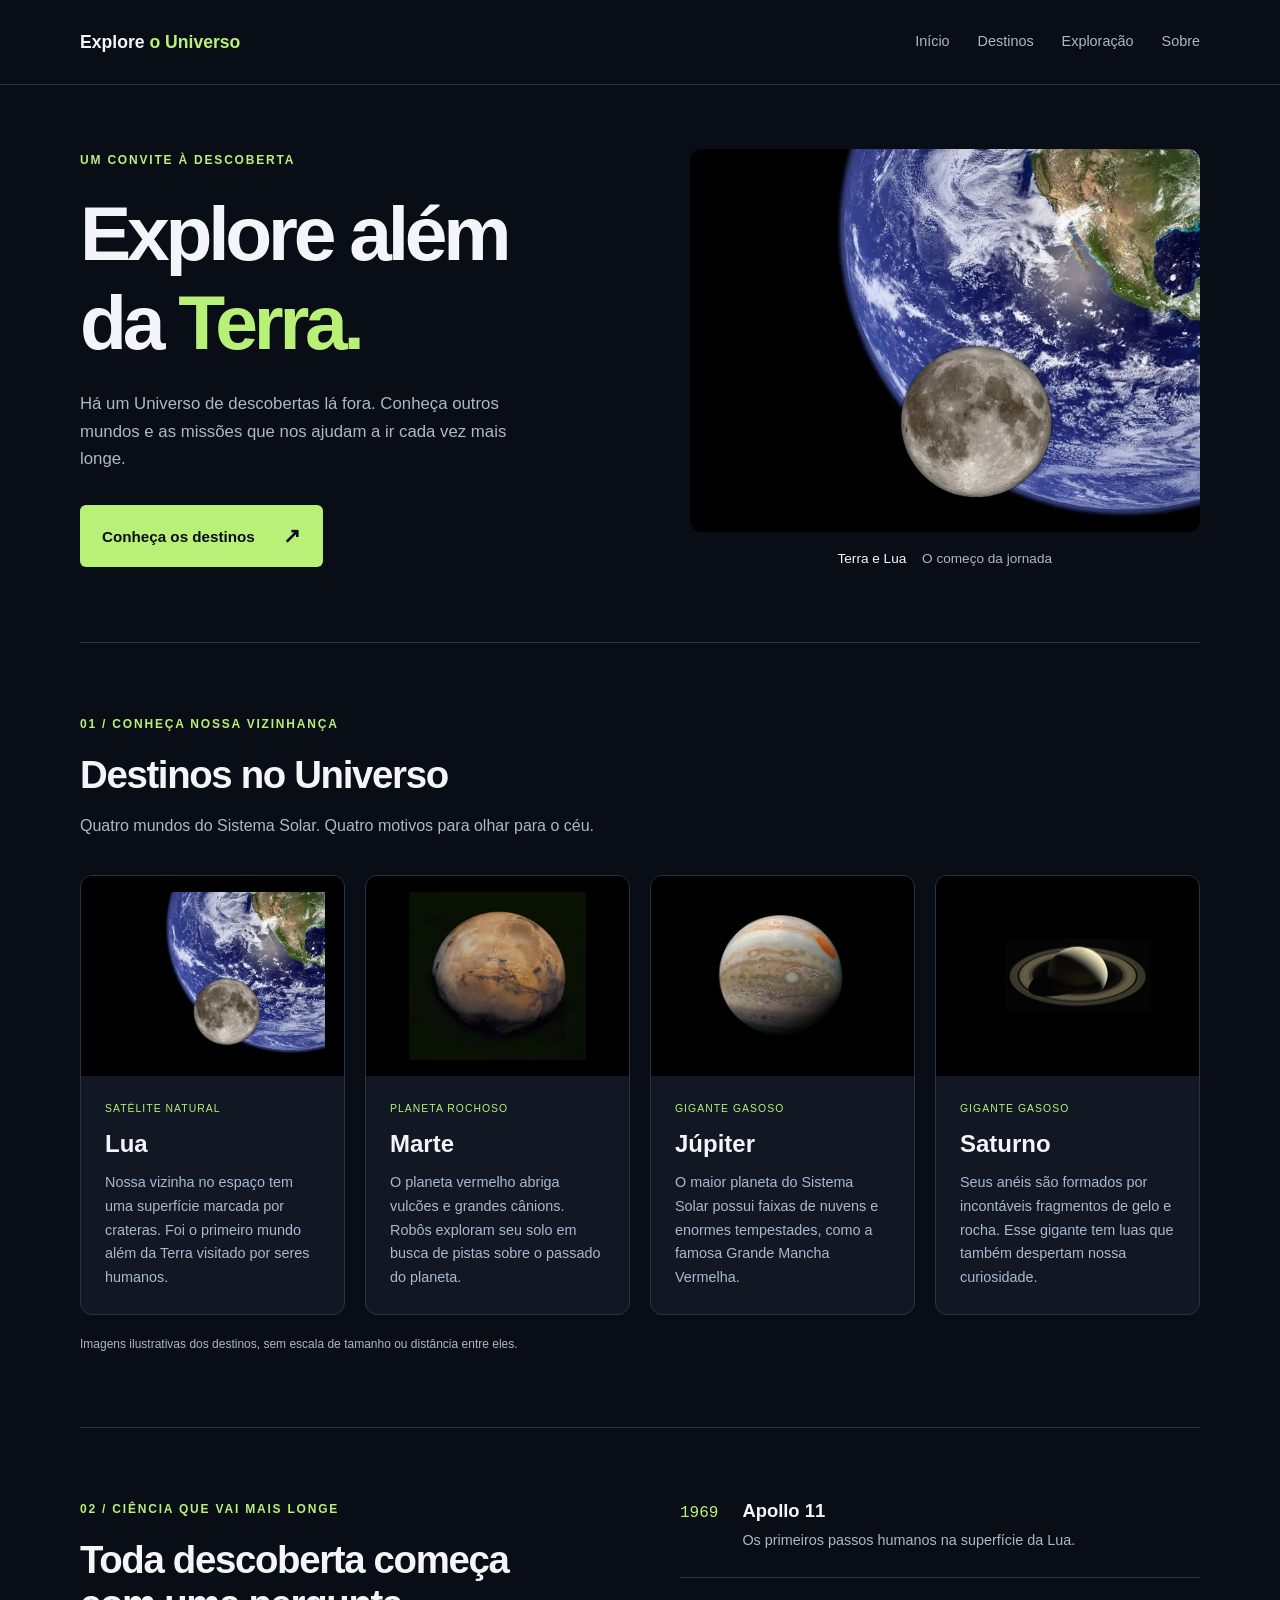
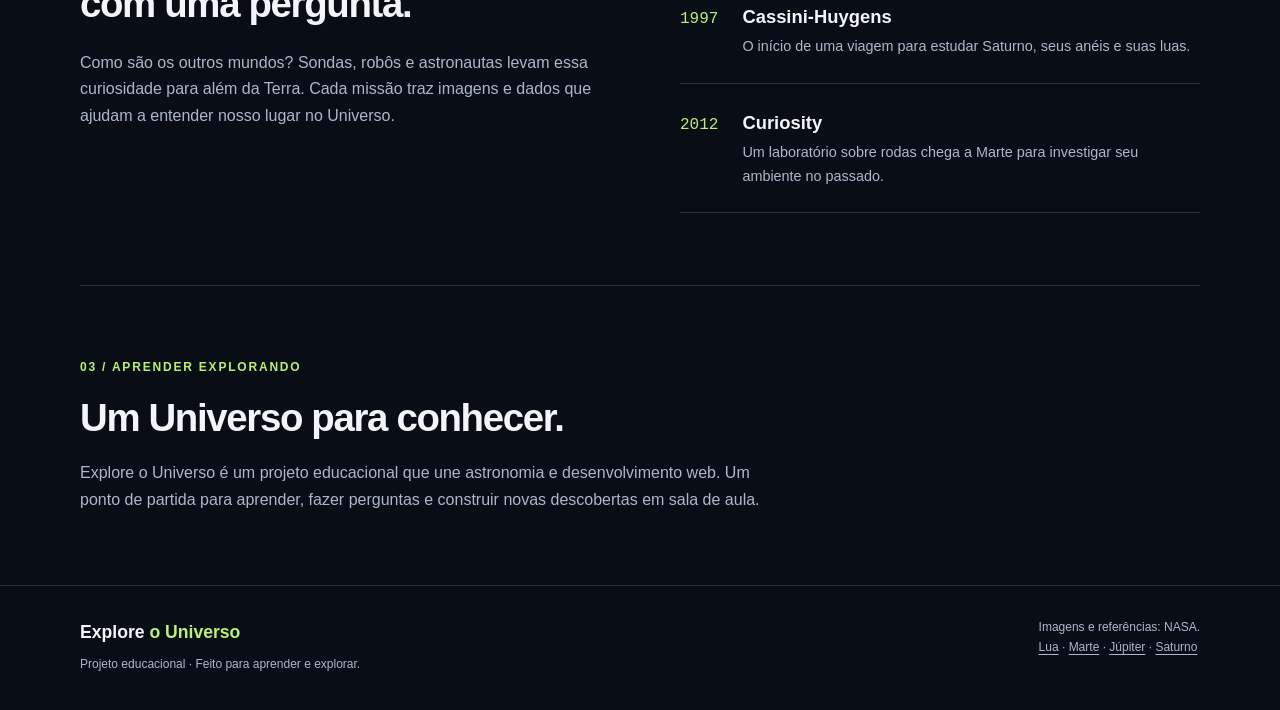
<file: versao0/index.html>
<!DOCTYPE html>
<html lang="pt-BR">
<head>
  <meta charset="UTF-8">
  <meta name="viewport" content="width=device-width, initial-scale=1.0">
  <meta name="description" content="Conheça a Lua, Marte, Júpiter e Saturno e descubra um pouco da história da exploração espacial.">
  <title>Explore o Universo</title>
  <link rel="stylesheet" href="css/estilos.css">
</head>
<body>
  <header class="cabecalho">
    <div class="container cabecalho-conteudo">
      <h1 class="marca"><a href="#inicio">Explore <span>o Universo</span></a></h1>
      <nav aria-label="Navegação principal">
        <ul class="menu">
          <li><a href="#inicio">Início</a></li>
          <li><a href="#destinos">Destinos</a></li>
          <li><a href="#exploracao">Exploração</a></li>
          <li><a href="#sobre">Sobre</a></li>
        </ul>
      </nav>
    </div>
  </header>

  <main>
    <section class="destaque container" id="inicio" aria-labelledby="titulo-destaque">
      <div class="destaque-texto">
        <p class="etiqueta">Um convite à descoberta</p>
        <h2 id="titulo-destaque">Explore além<br>da <span>Terra.</span></h2>
        <p class="introducao">Há um Universo de descobertas lá fora. Conheça outros mundos e as missões que nos ajudam a ir cada vez mais longe.</p>
        <a class="botao" href="#destinos">Conheça os destinos <span aria-hidden="true">↗</span></a>
      </div>
      <figure class="destaque-imagem">
        <img src="img/lua.webp" alt="Composição mostrando a Lua em primeiro plano e a Terra ao fundo." width="1000" height="750">
        <figcaption>Terra e Lua <span>O começo da jornada</span></figcaption>
      </figure>
    </section>

    <section class="destinos secao container" id="destinos" aria-labelledby="titulo-destinos">
      <p class="etiqueta">01 / Conheça nossa vizinhança</p>
      <h2 id="titulo-destinos">Destinos no Universo</h2>
      <p class="descricao-secao">Quatro mundos do Sistema Solar. Quatro motivos para olhar para o céu.</p>

      <div class="grade-destinos">
        <article class="card-destino">
          <img src="img/lua.webp" alt="Lua com áreas claras e escuras, em uma composição com a Terra ao fundo." width="760" height="570">
          <div class="card-conteudo">
            <p class="categoria">Satélite natural</p>
            <h3>Lua</h3>
            <p class="descricao-card">Nossa vizinha no espaço tem uma superfície marcada por crateras. Foi o primeiro mundo além da Terra visitado por seres humanos.</p>
          </div>
        </article>

        <article class="card-destino">
          <img src="img/marte.jpg" alt="Marte visto do espaço, com superfície em tons avermelhados." width="506" height="480">
          <div class="card-conteudo">
            <p class="categoria">Planeta rochoso</p>
            <h3>Marte</h3>
            <p class="descricao-card">O planeta vermelho abriga vulcões e grandes cânions. Robôs exploram seu solo em busca de pistas sobre o passado do planeta.</p>
          </div>
        </article>

        <article class="card-destino">
          <img src="img/jupiter.jpg" alt="Júpiter com faixas de nuvens e uma grande tempestade oval." width="750" height="750">
          <div class="card-conteudo">
            <p class="categoria">Gigante gasoso</p>
            <h3>Júpiter</h3>
            <p class="descricao-card">O maior planeta do Sistema Solar possui faixas de nuvens e enormes tempestades, como a famosa Grande Mancha Vermelha.</p>
          </div>
        </article>

        <article class="card-destino">
          <img src="img/saturno.jpg" alt="Saturno envolvido por seus amplos anéis, contra o fundo escuro do espaço." width="960" height="320">
          <div class="card-conteudo">
            <p class="categoria">Gigante gasoso</p>
            <h3>Saturno</h3>
            <p class="descricao-card">Seus anéis são formados por incontáveis fragmentos de gelo e rocha. Esse gigante tem luas que também despertam nossa curiosidade.</p>
          </div>
        </article>
      </div>
      <p class="nota">Imagens ilustrativas dos destinos, sem escala de tamanho ou distância entre eles.</p>
    </section>

    <section class="exploracao secao container" id="exploracao" aria-labelledby="titulo-exploracao">
      <div>
        <p class="etiqueta">02 / Ciência que vai mais longe</p>
        <h2 id="titulo-exploracao">Toda descoberta começa com uma pergunta.</h2>
        <p>Como são os outros mundos? Sondas, robôs e astronautas levam essa curiosidade para além da Terra. Cada missão traz imagens e dados que ajudam a entender nosso lugar no Universo.</p>
      </div>
      <ol class="missoes" aria-label="Marcos da exploração espacial">
        <li><span class="ano">1969</span><div><h3>Apollo 11</h3><p>Os primeiros passos humanos na superfície da Lua.</p></div></li>
        <li><span class="ano">1997</span><div><h3>Cassini-Huygens</h3><p>O início de uma viagem para estudar Saturno, seus anéis e suas luas.</p></div></li>
        <li><span class="ano">2012</span><div><h3>Curiosity</h3><p>Um laboratório sobre rodas chega a Marte para investigar seu ambiente no passado.</p></div></li>
      </ol>
    </section>

    <section class="sobre secao container" id="sobre" aria-labelledby="titulo-sobre">
      <p class="etiqueta">03 / Aprender explorando</p>
      <h2 id="titulo-sobre">Um Universo para conhecer.</h2>
      <p>Explore o Universo é um projeto educacional que une astronomia e desenvolvimento web. Um ponto de partida para aprender, fazer perguntas e construir novas descobertas em sala de aula.</p>
    </section>
  </main>

  <footer class="rodape">
    <div class="container rodape-conteudo">
      <div><p class="marca">Explore <span>o Universo</span></p><p class="texto-rodape">Projeto educacional · Feito para aprender e explorar.</p></div>
      <p class="creditos">Imagens e referências: NASA.<br>
        <a href="https://science.nasa.gov/moon/">Lua</a> ·
        <a href="https://science.nasa.gov/mars/">Marte</a> ·
        <a href="https://science.nasa.gov/jupiter/">Júpiter</a> ·
        <a href="https://science.nasa.gov/saturn/">Saturno</a>
      </p>
    </div>
  </footer>
</body>
</html>
</file>
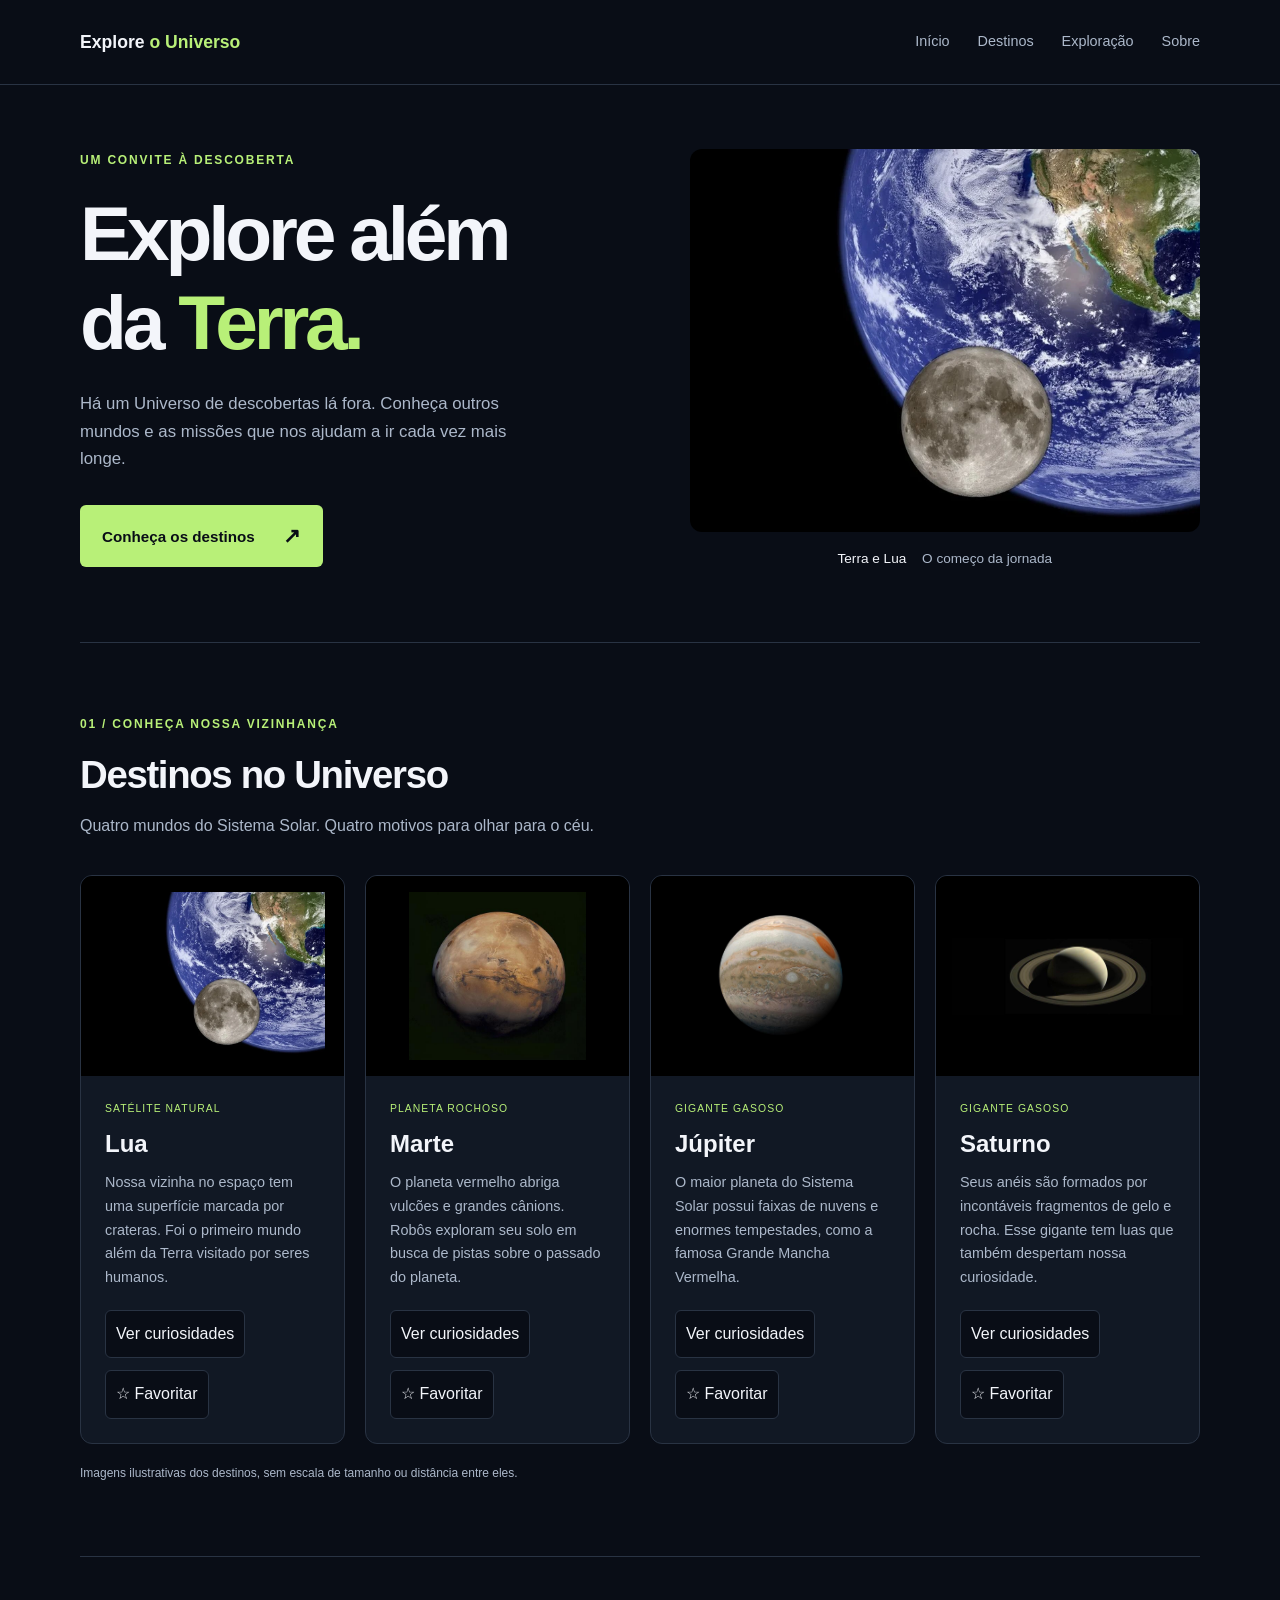
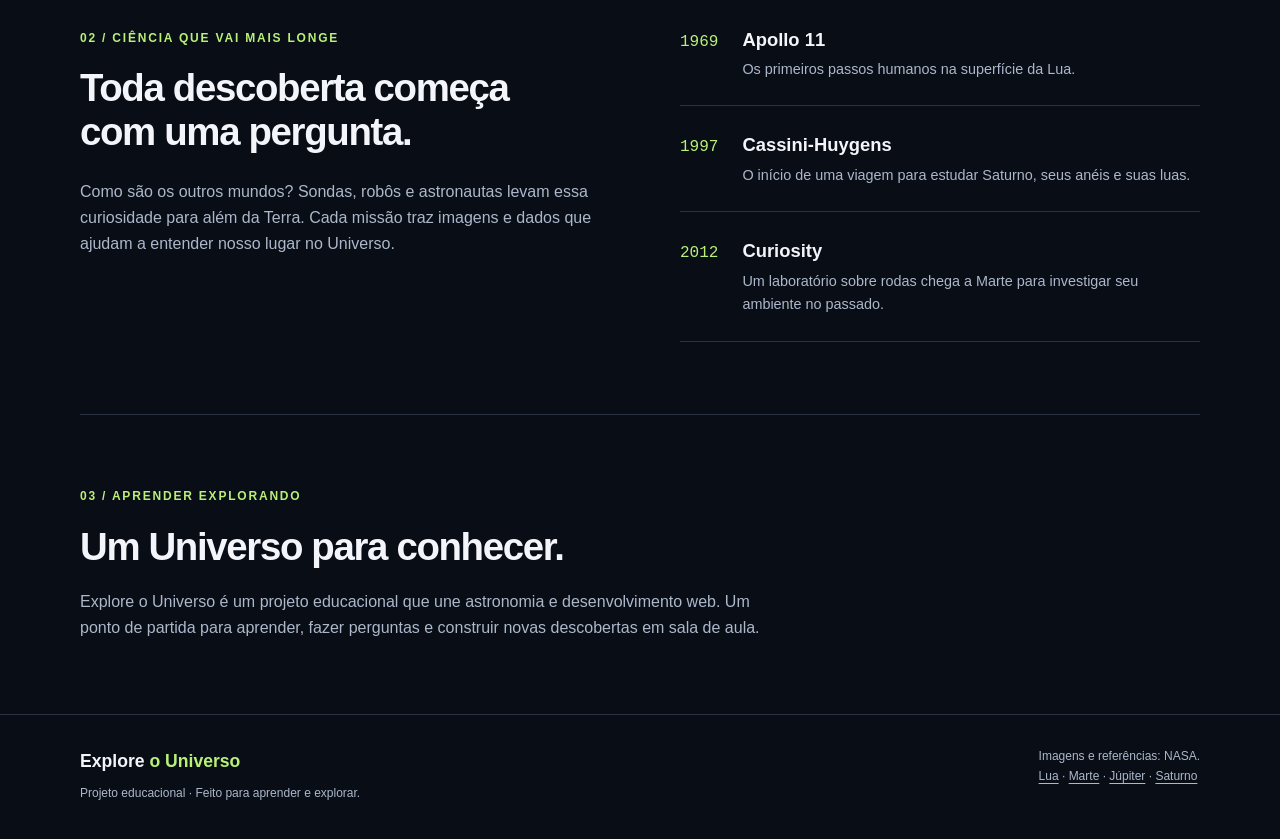
<file: versao1/index.html>
<!DOCTYPE html>
<html lang="pt-BR">
<head>
  <meta charset="UTF-8">
  <meta name="viewport" content="width=device-width, initial-scale=1.0">
  <meta name="description" content="Conheça a Lua, Marte, Júpiter e Saturno e descubra um pouco da história da exploração espacial.">
  <title>Explore o Universo</title>
  <link rel="stylesheet" href="css/estilos.css">
</head>
<body>
  <header class="cabecalho">
    <div class="container cabecalho-conteudo">
      <h1 class="marca"><a href="#inicio">Explore <span>o Universo</span></a></h1>
      <nav aria-label="Navegação principal">
        <ul class="menu">
          <li><a href="#inicio">Início</a></li>
          <li><a href="#destinos">Destinos</a></li>
          <li><a href="#exploracao">Exploração</a></li>
          <li><a href="#sobre">Sobre</a></li>
        </ul>
      </nav>
    </div>
  </header>

  <main>
    <section class="destaque container" id="inicio" aria-labelledby="titulo-destaque">
      <div class="destaque-texto">
        <p class="etiqueta">Um convite à descoberta</p>
        <h2 id="titulo-destaque">Explore além<br>da <span>Terra.</span></h2>
        <p class="introducao">Há um Universo de descobertas lá fora. Conheça outros mundos e as missões que nos ajudam a ir cada vez mais longe.</p>
        <a class="botao" href="#destinos">Conheça os destinos <span aria-hidden="true">↗</span></a>
      </div>
      <figure class="destaque-imagem">
        <img src="img/lua.webp" alt="Composição mostrando a Lua em primeiro plano e a Terra ao fundo." width="1000" height="750">
        <figcaption>Terra e Lua <span>O começo da jornada</span></figcaption>
      </figure>
    </section>

    <section class="destinos secao container" id="destinos" aria-labelledby="titulo-destinos">
      <p class="etiqueta">01 / Conheça nossa vizinhança</p>
      <h2 id="titulo-destinos">Destinos no Universo</h2>
      <p class="descricao-secao">Quatro mundos do Sistema Solar. Quatro motivos para olhar para o céu.</p>

      <div class="grade-destinos">
        <article class="card-destino">
          <img src="img/lua.webp" alt="Lua com áreas claras e escuras, em uma composição com a Terra ao fundo." width="760" height="570">
          <div class="card-conteudo">
            <p class="categoria">Satélite natural</p>
            <h3>Lua</h3>
            <p class="descricao-card">Nossa vizinha no espaço tem uma superfície marcada por crateras. Foi o primeiro mundo além da Terra visitado por seres humanos.</p>


            <!-- Atributos aria
             Recursos importantes para sinalizar/avisar ferramentas/tecnologicas de acessiblidades sobre diferentes estados dos elementos da página -->


            <div class="acoes-card">
              <button type="button" class="botao-curiosidade" aria-expanded="false" aria-controls="curiosidade-lua">
                Ver curiosidades
              </button>
              <button type="button" class="botao-favorito" aria-pressed="false">
               ☆ Favoritar
              </button>
            </div>

            <p class="curiosidade" id= "curiosidade-lua" hidden > A Lua leva aproximadamente 27 dias para dar uma volta ao redor da Terra.</p>

          </div>
        </article>

        <article class="card-destino">
          <img src="img/marte.jpg" alt="Marte visto do espaço, com superfície em tons avermelhados." width="506" height="480">
          <div class="card-conteudo">
            <p class="categoria">Planeta rochoso</p>
            <h3>Marte</h3>
            <p class="descricao-card">O planeta vermelho abriga vulcões e grandes cânions. Robôs exploram seu solo em busca de pistas sobre o passado do planeta.</p>

            <div class="acoes-card">
              <button type="button" class="botao-curiosidade" aria-expanded="false" aria-controls="curiosidade-marte">
                Ver curiosidades
              </button>
              <button type="button" class="botao-favorito" aria-pressed="false">
               ☆ Favoritar
              </button>
            </div>

            <p class="curiosidade" id="curiosidade-marte" hidden >Um dia em Marte dura cerca de 24 horas e 40 minutos.</p>

          </div>
        </article>

        <article class="card-destino">
          <img src="img/jupiter.jpg" alt="Júpiter com faixas de nuvens e uma grande tempestade oval." width="750" height="750">
          <div class="card-conteudo">
            <p class="categoria">Gigante gasoso</p>
            <h3>Júpiter</h3>
            <p class="descricao-card">O maior planeta do Sistema Solar possui faixas de nuvens e enormes tempestades, como a famosa Grande Mancha Vermelha.</p>

            <div class="acoes-card">
              <button type="button" class="botao-curiosidade" aria-expanded="false" aria-controls="curiosidade-jupiter" >
                Ver curiosidades
              </button>
              <button type="button" class="botao-favorito" aria-pressed="false">
               ☆ Favoritar
              </button>
            </div>

           <p class="curiosidade" id="curiosidade-jupiter" hidden >Júpiter leva cerca de 12 anos terrestres para completar uma volta ao redor do Sol.</p>


          </div>
        </article>

        <article class="card-destino">
          <img src="img/saturno.jpg" alt="Saturno envolvido por seus amplos anéis, contra o fundo escuro do espaço." width="960" height="320">
          <div class="card-conteudo">
            <p class="categoria">Gigante gasoso</p>
            <h3>Saturno</h3>
            <p class="descricao-card">Seus anéis são formados por incontáveis fragmentos de gelo e rocha. Esse gigante tem luas que também despertam nossa curiosidade.</p>

            <div class="acoes-card">
              <button type="button" class="botao-curiosidade" aria-expanded="false" aria-controls="curiosidade-saturno" >
                Ver curiosidades
              </button>
              <button type="button" class="botao-favorito" aria-pressed="false">
               ☆ Favoritar
              </button>
            </div>

            <p class="curiosidade" id="curiosidade-saturno" hidden>Saturno leva aproximadamente 29 anos terrestres para completar uma volta ao redor do Sol.</p>

          </div>
        </article>
      </div>
      <p class="nota">Imagens ilustrativas dos destinos, sem escala de tamanho ou distância entre eles.</p>
    </section>

    <section class="exploracao secao container" id="exploracao" aria-labelledby="titulo-exploracao">
      <div>
        <p class="etiqueta">02 / Ciência que vai mais longe</p>
        <h2 id="titulo-exploracao">Toda descoberta começa com uma pergunta.</h2>
        <p>Como são os outros mundos? Sondas, robôs e astronautas levam essa curiosidade para além da Terra. Cada missão traz imagens e dados que ajudam a entender nosso lugar no Universo.</p>
      </div>
      <ol class="missoes" aria-label="Marcos da exploração espacial">
        <li><span class="ano">1969</span><div><h3>Apollo 11</h3><p>Os primeiros passos humanos na superfície da Lua.</p></div></li>
        <li><span class="ano">1997</span><div><h3>Cassini-Huygens</h3><p>O início de uma viagem para estudar Saturno, seus anéis e suas luas.</p></div></li>
        <li><span class="ano">2012</span><div><h3>Curiosity</h3><p>Um laboratório sobre rodas chega a Marte para investigar seu ambiente no passado.</p></div></li>
      </ol>
    </section>

    <section class="sobre secao container" id="sobre" aria-labelledby="titulo-sobre">
      <p class="etiqueta">03 / Aprender explorando</p>
      <h2 id="titulo-sobre">Um Universo para conhecer.</h2>
      <p>Explore o Universo é um projeto educacional que une astronomia e desenvolvimento web. Um ponto de partida para aprender, fazer perguntas e construir novas descobertas em sala de aula.</p>
    </section>
  </main>

  <footer class="rodape">
    <div class="container rodape-conteudo">
      <div><p class="marca">Explore <span>o Universo</span></p><p class="texto-rodape">Projeto educacional · Feito para aprender e explorar.</p></div>
      <p class="creditos">Imagens e referências: NASA.<br>
        <a href="https://science.nasa.gov/moon/">Lua</a> ·
        <a href="https://science.nasa.gov/mars/">Marte</a> ·
        <a href="https://science.nasa.gov/jupiter/">Júpiter</a> ·
        <a href="https://science.nasa.gov/saturn/">Saturno</a>
      </p>
    </div>
  </footer>

<script src="js/script.js"></script>

</body>
</html>
</file>
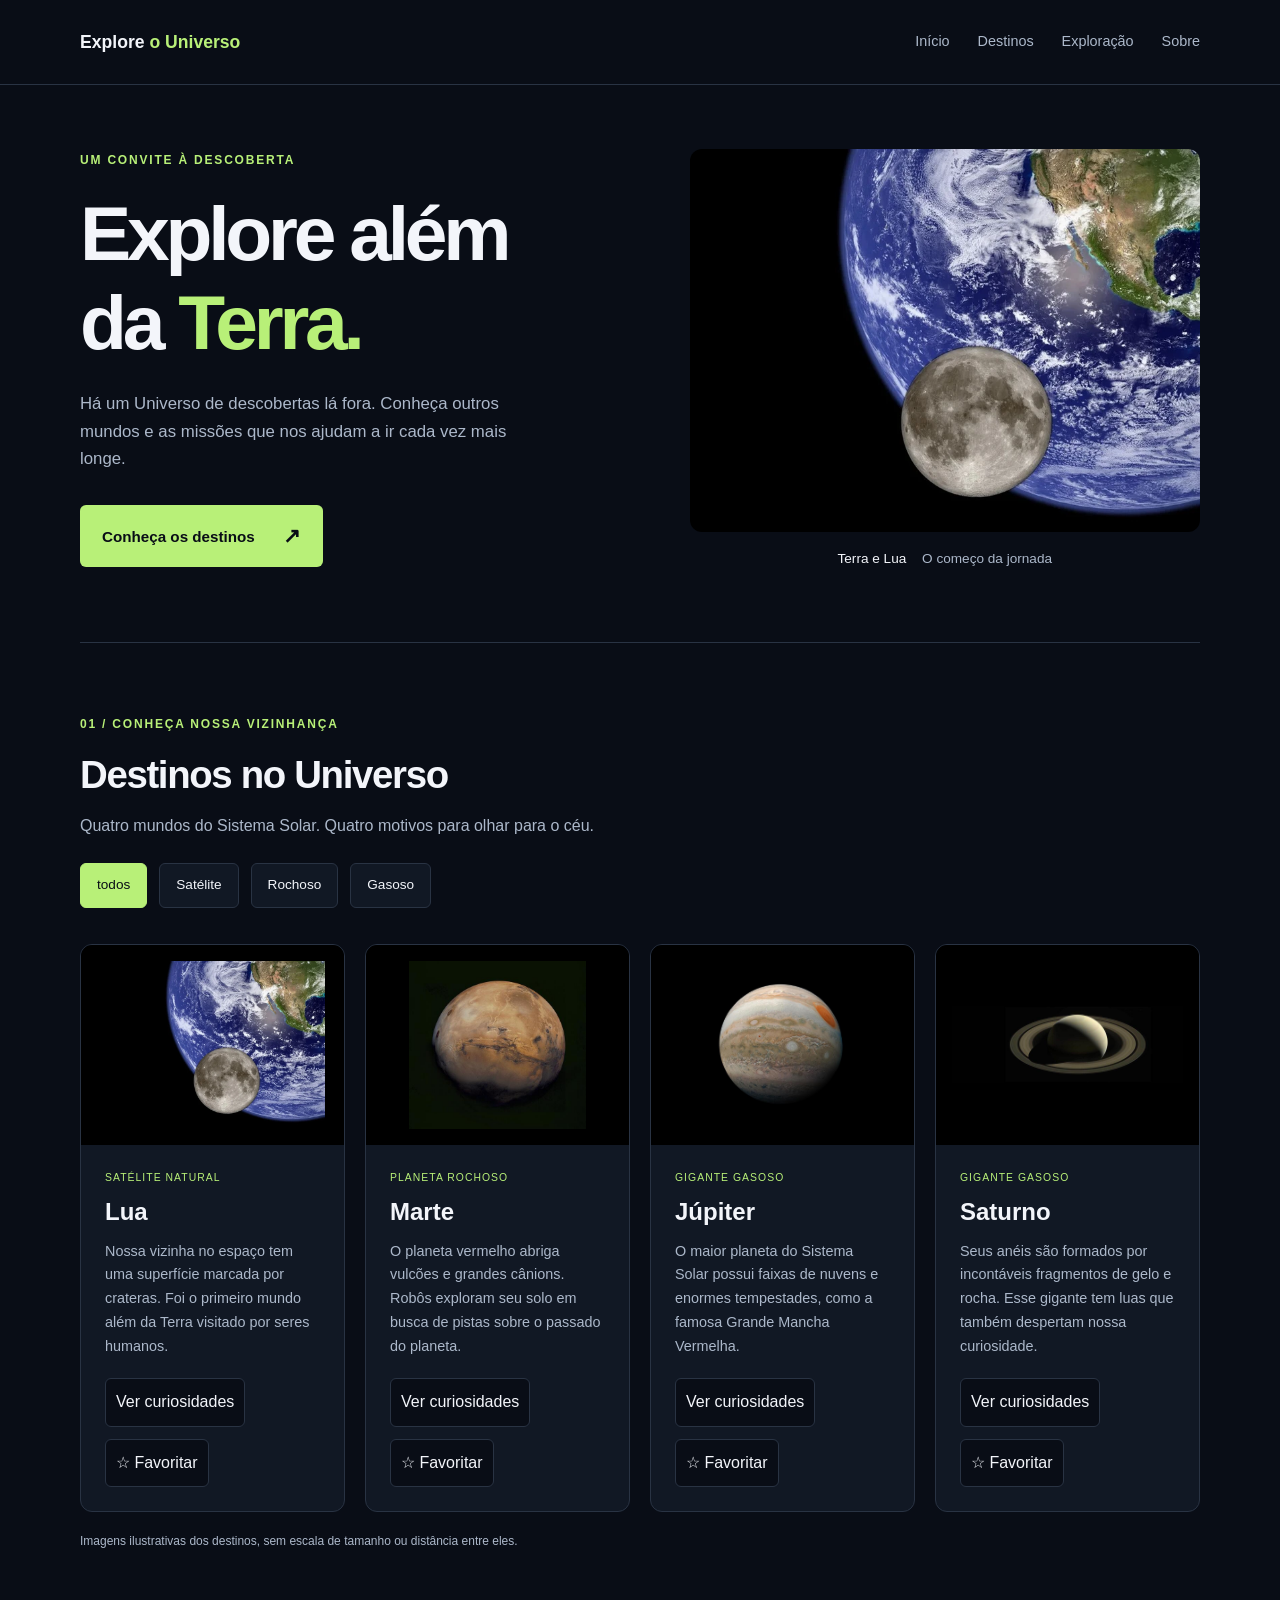
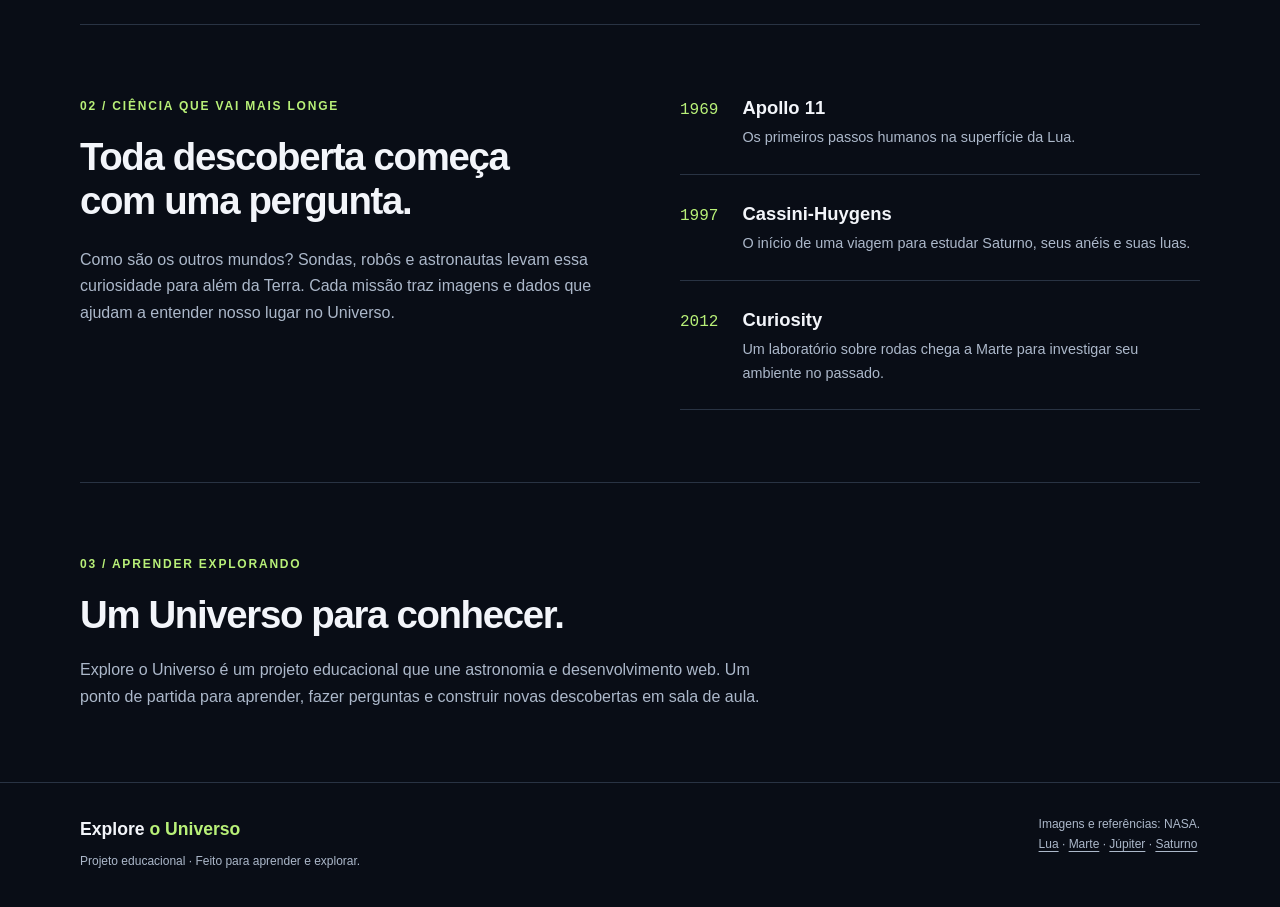
<file: versao2/index.html>
<!DOCTYPE html>
<html lang="pt-BR">
<head>
  <meta charset="UTF-8">
  <meta name="viewport" content="width=device-width, initial-scale=1.0">
  <meta name="description" content="Conheça a Lua, Marte, Júpiter e Saturno e descubra um pouco da história da exploração espacial.">
  <title>Explore o Universo</title>
  <link rel="stylesheet" href="css/estilos.css">
</head>
<body>
  <header class="cabecalho">
    <div class="container cabecalho-conteudo">
      <h1 class="marca"><a href="#inicio">Explore <span>o Universo</span></a></h1>
      <nav aria-label="Navegação principal">
        <ul class="menu">
          <li><a href="#inicio">Início</a></li>
          <li><a href="#destinos">Destinos</a></li>
          <li><a href="#exploracao">Exploração</a></li>
          <li><a href="#sobre">Sobre</a></li>
        </ul>
      </nav>
    </div>
  </header>

  <main>
    <section class="destaque container" id="inicio" aria-labelledby="titulo-destaque">
      <div class="destaque-texto">
        <p class="etiqueta">Um convite à descoberta</p>
        <h2 id="titulo-destaque">Explore além<br>da <span>Terra.</span></h2>
        <p class="introducao">Há um Universo de descobertas lá fora. Conheça outros mundos e as missões que nos ajudam a ir cada vez mais longe.</p>
        <a class="botao" href="#destinos">Conheça os destinos <span aria-hidden="true">↗</span></a>
      </div>
      <figure class="destaque-imagem">
        <img src="img/lua.webp" alt="Composição mostrando a Lua em primeiro plano e a Terra ao fundo." width="1000" height="750">
        <figcaption>Terra e Lua <span>O começo da jornada</span></figcaption>
      </figure>
    </section>

    <section class="destinos secao container" id="destinos" aria-labelledby="titulo-destinos">
      <p class="etiqueta">01 / Conheça nossa vizinhança</p>
      <h2 id="titulo-destinos">Destinos no Universo</h2>
      <p class="descricao-secao">Quatro mundos do Sistema Solar. Quatro motivos para olhar para o céu.</p>

      
      <div class="filtros-destinos" role="group" aria-label="filrar-destinos por categoria">
        <button data-filtro="todos" type="button"class="filtro-ativo" aria-pressed= "true">todos</button>
        <button data-filtro="todos" type="button"aria-pressed= "false" >Satélite</button>
        <button data-filtro ="todos" type="button"aria-pressed= "false" >Rochoso</button>
        <button data-filtro ="todos" type="button"aria-pressed= "false" >Gasoso</button>
      </div>

      <div class="grade-destinos">
        <article class="card-destino" data-categoria="satelite">
          <img src="img/lua.webp" alt="Lua com áreas claras e escuras, em uma composição com a Terra ao fundo." width="760" height="570">
          <div class="card-conteudo">
            <p class="categoria">Satélite natural</p>
            <h3>Lua</h3>
            <p class="descricao-card">Nossa vizinha no espaço tem uma superfície marcada por crateras. Foi o primeiro mundo além da Terra visitado por seres humanos.</p>


            <!-- Atributos aria
             Recursos importantes para sinalizar/avisar ferramentas/tecnologicas de acessiblidades sobre diferentes estados dos elementos da página -->


            <div class="acoes-card">
              <button type="button" class="botao-curiosidade" aria-expanded="false" aria-controls="curiosidade-lua">
                Ver curiosidades
              </button>
              <button type="button" class="botao-favorito" aria-pressed="false">
               ☆ Favoritar
              </button>
            </div>

            <p class="curiosidade" id= "curiosidade-lua" hidden > A Lua leva aproximadamente 27 dias para dar uma volta ao redor da Terra.</p>

          </div>
        </article>

        <article class="card-destino" data-categoria="rochoso">
          <img src="img/marte.jpg" alt="Marte visto do espaço, com superfície em tons avermelhados." width="506" height="480">
          <div class="card-conteudo">
            <p class="categoria">Planeta rochoso</p>
            <h3>Marte</h3>
            <p class="descricao-card">O planeta vermelho abriga vulcões e grandes cânions. Robôs exploram seu solo em busca de pistas sobre o passado do planeta.</p>

            <div class="acoes-card">
              <button type="button" class="botao-curiosidade" aria-expanded="false" aria-controls="curiosidade-marte">
                Ver curiosidades
              </button>
              <button type="button" class="botao-favorito" aria-pressed="false">
               ☆ Favoritar
              </button>
            </div>

            <p class="curiosidade" id="curiosidade-marte" hidden >Um dia em Marte dura cerca de 24 horas e 40 minutos.</p>

          </div>
        </article>

        <article class="card-destino" data-categoria="gasoso">
          <img src="img/jupiter.jpg" alt="Júpiter com faixas de nuvens e uma grande tempestade oval." width="750" height="750">
          <div class="card-conteudo">
            <p class="categoria">Gigante gasoso</p>
            <h3>Júpiter</h3>
            <p class="descricao-card">O maior planeta do Sistema Solar possui faixas de nuvens e enormes tempestades, como a famosa Grande Mancha Vermelha.</p>

            <div class="acoes-card">
              <button type="button" class="botao-curiosidade" aria-expanded="false" aria-controls="curiosidade-jupiter" >
                Ver curiosidades
              </button>
              <button type="button" class="botao-favorito" aria-pressed="false">
               ☆ Favoritar
              </button>
            </div>

           <p class="curiosidade" id="curiosidade-jupiter" hidden >Júpiter leva cerca de 12 anos terrestres para completar uma volta ao redor do Sol.</p>


          </div>
        </article>

        <article class="card-destino" data-categoria="gasoso">
          <img src="img/saturno.jpg" alt="Saturno envolvido por seus amplos anéis, contra o fundo escuro do espaço." width="960" height="320">
          <div class="card-conteudo">
            <p class="categoria">Gigante gasoso</p>
            <h3>Saturno</h3>
            <p class="descricao-card">Seus anéis são formados por incontáveis fragmentos de gelo e rocha. Esse gigante tem luas que também despertam nossa curiosidade.</p>

            <div class="acoes-card">
              <button type="button" class="botao-curiosidade" aria-expanded="false" aria-controls="curiosidade-saturno" >
                Ver curiosidades
              </button>
              <button type="button" class="botao-favorito" aria-pressed="false">
               ☆ Favoritar
              </button>
            </div>

            <p class="curiosidade" id="curiosidade-saturno" hidden>Saturno leva aproximadamente 29 anos terrestres para completar uma volta ao redor do Sol.</p>

          </div>
        </article>
      </div>
      <p class="nota">Imagens ilustrativas dos destinos, sem escala de tamanho ou distância entre eles.</p>
    </section>

    <section class="exploracao secao container" id="exploracao" aria-labelledby="titulo-exploracao">
      <div>
        <p class="etiqueta">02 / Ciência que vai mais longe</p>
        <h2 id="titulo-exploracao">Toda descoberta começa com uma pergunta.</h2>
        <p>Como são os outros mundos? Sondas, robôs e astronautas levam essa curiosidade para além da Terra. Cada missão traz imagens e dados que ajudam a entender nosso lugar no Universo.</p>
      </div>
      <ol class="missoes" aria-label="Marcos da exploração espacial">
        <li><span class="ano">1969</span><div><h3>Apollo 11</h3><p>Os primeiros passos humanos na superfície da Lua.</p></div></li>
        <li><span class="ano">1997</span><div><h3>Cassini-Huygens</h3><p>O início de uma viagem para estudar Saturno, seus anéis e suas luas.</p></div></li>
        <li><span class="ano">2012</span><div><h3>Curiosity</h3><p>Um laboratório sobre rodas chega a Marte para investigar seu ambiente no passado.</p></div></li>
      </ol>
    </section>

    <section class="sobre secao container" id="sobre" aria-labelledby="titulo-sobre">
      <p class="etiqueta">03 / Aprender explorando</p>
      <h2 id="titulo-sobre">Um Universo para conhecer.</h2>
      <p>Explore o Universo é um projeto educacional que une astronomia e desenvolvimento web. Um ponto de partida para aprender, fazer perguntas e construir novas descobertas em sala de aula.</p>
    </section>
  </main>

  <footer class="rodape">
    <div class="container rodape-conteudo">
      <div><p class="marca">Explore <span>o Universo</span></p><p class="texto-rodape">Projeto educacional · Feito para aprender e explorar.</p></div>
      <p class="creditos">Imagens e referências: NASA.<br>
        <a href="https://science.nasa.gov/moon/">Lua</a> ·
        <a href="https://science.nasa.gov/mars/">Marte</a> ·
        <a href="https://science.nasa.gov/jupiter/">Júpiter</a> ·
        <a href="https://science.nasa.gov/saturn/">Saturno</a>
      </p>
    </div>
  </footer>

<script src="js/script.js"></script>

</body>
</html>
</file>
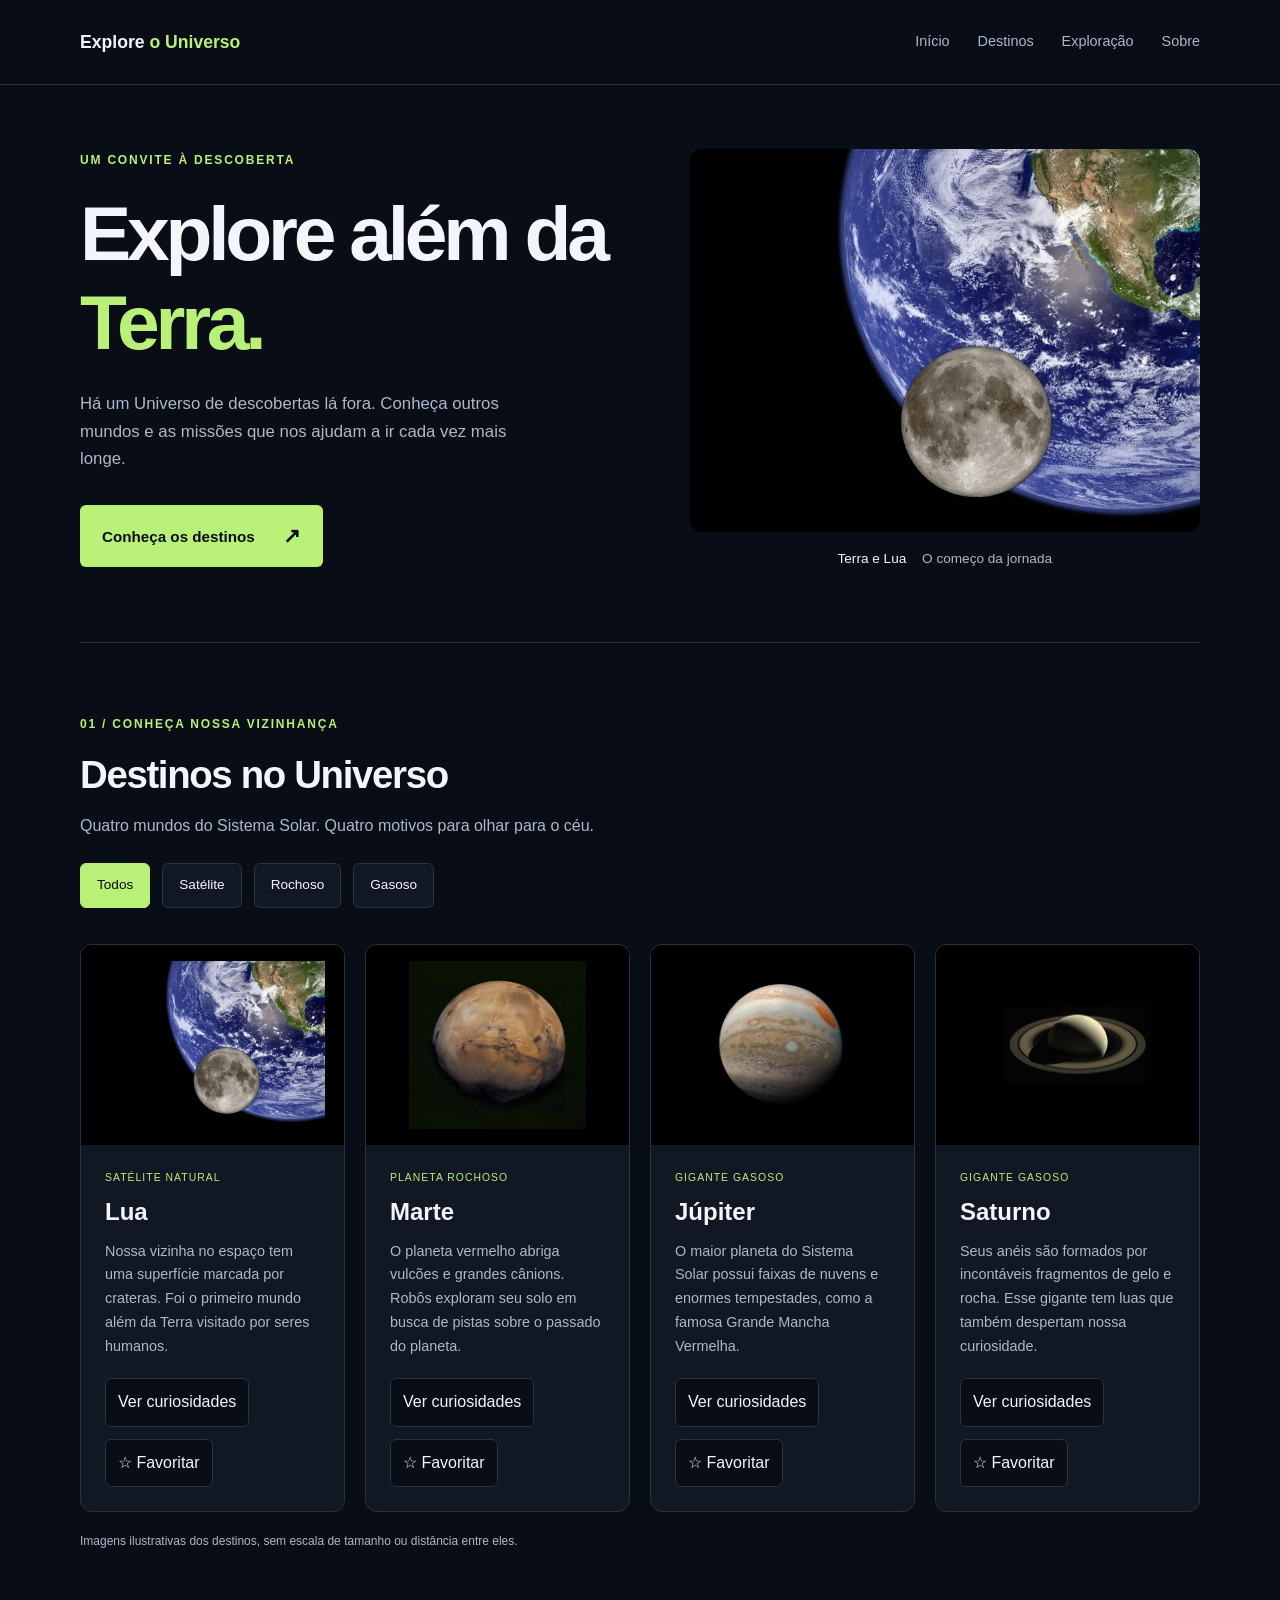
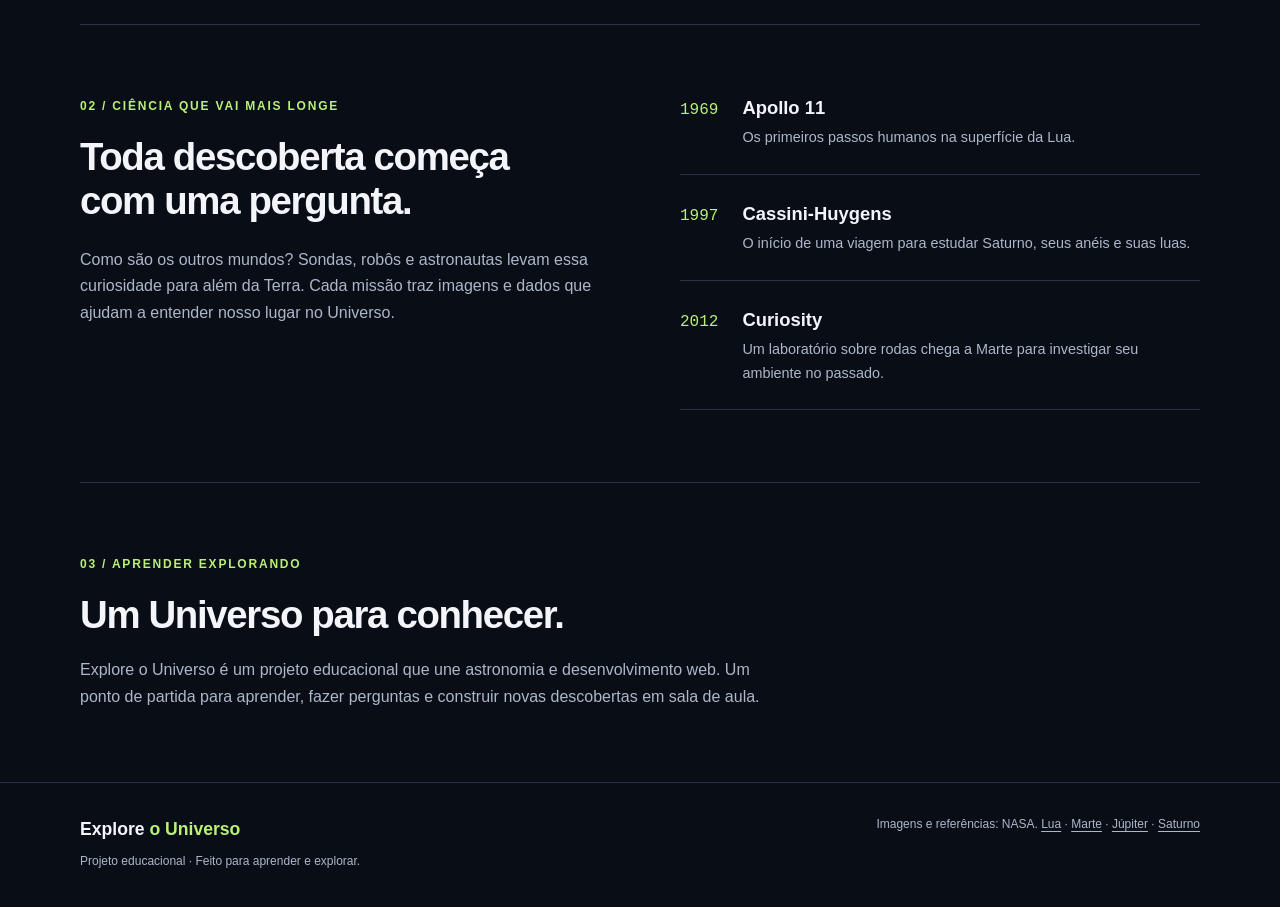
<file: versao3/index.html>
<!DOCTYPE html>
<html lang="pt-BR">
 
<head>
  <meta charset="UTF-8">
  <meta name="viewport" content="width=device-width, initial-scale=1.0">
  <meta name="description"
    content="Conheça a Lua, Marte, Júpiter e Saturno e descubra um pouco da história da exploração espacial.">
  <title>Explore o Universo</title>
  <link rel="stylesheet" href="css/estilos.css">
</head>
 
<body>
  <header class="cabecalho">
    <div class="container cabecalho-conteudo">
      <h1 class="marca"><a href="#inicio">Explore <span>o Universo</span></a></h1>
 
      <button type="button" class="botao-menu" aria-expanded="false" aria-controls="navegacao-principal">☰ Menu</button>
 
      <nav aria-label="Navegação principal" id="navegacao-principal" class="navegacao-principal">
        <ul class="menu">
          <li><a href="#inicio">Início</a></li>
          <li><a href="#destinos">Destinos</a></li>
          <li><a href="#exploracao">Exploração</a></li>
          <li><a href="#sobre">Sobre</a></li>
        </ul>
      </nav>
    </div>
  </header>
 
  <main>
    <section class="destaque container" id="inicio" aria-labelledby="titulo-destaque">
      <div class="destaque-texto">
        <p class="etiqueta">Um convite à descoberta</p>
        <h2 id="titulo-destaque">Explore além
          da <span>Terra.</span></h2>
        <p class="introducao">Há um Universo de descobertas lá fora. Conheça outros mundos e as missões que nos ajudam a
          ir cada vez mais longe.</p>
        <a class="botao" href="#destinos">Conheça os destinos <span aria-hidden="true">↗</span></a>
      </div>
      <figure class="destaque-imagem">
        <img src="img/lua.webp" alt="Composição mostrando a Lua em primeiro plano e a Terra ao fundo." width="1000"
          height="750">
        <figcaption>Terra e Lua <span>O começo da jornada</span></figcaption>
      </figure>
    </section>
 
    <section class="destinos secao container" id="destinos" aria-labelledby="titulo-destinos">
      <p class="etiqueta">01 / Conheça nossa vizinhança</p>
      <h2 id="titulo-destinos">Destinos no Universo</h2>
      <p class="descricao-secao">Quatro mundos do Sistema Solar. Quatro motivos para olhar para o céu.</p>
 
      <!-- DIV com papel/finalizade de um grupo de botões -->
      <div class="filtros-destinos" role="group" aria aria-label="Filtrar destinos por categoria">
        <button data-filtro="todos" type="button" class="filtro-ativo" aria aria-pressed="true"> Todos </button>
        <button data-filtro="satelite" type="button"> Satélite </button>
        <button data-filtro="rochoso" type="button"> Rochoso </button>
        <button data-filtro="gasoso" type="button"> Gasoso </button>
      </div>
 
      <div class="grade-destinos">
        <article class="card-destino" data-categoria="satelite">
          <img src="img/lua.webp" alt="Lua com áreas claras e escuras, em uma composição com a Terra ao fundo."
            width="760" height="570">
          <div class="card-conteudo">
            <p class="categoria">Satélite natural</p>
            <h3>Lua</h3>
            <p class="descricao-card">Nossa vizinha no espaço tem uma superfície marcada por crateras. Foi o primeiro
              mundo além da Terra visitado por seres humanos.</p>
 
            <!-- Atributos aria-*
             Recursos importantes para sinalizar/avisar ferramentas/tecnologias
             de acessibilidade sobre diferentes estados dos elementos da página -->
            <div class="acoes-card">
              <button type="button" class="botao-curiosidade" aria-expanded="false" aria-controls="curiosidade-lua">
                Ver curiosidades
              </button>
              <button type="button" class="botao-favorito" aria-pressed="false">
                ☆ Favoritar
              </button>
            </div>
 
            <p class="curiosidade" id="curiosidade-lua" hidden>
              A Lua leva aproximadamente 27 dias para dar uma volta ao redor da Terra.
            </p>
          </div>
        </article>
 
        <article class="card-destino" data-categoria="rochoso">
          <img src="img/marte.jpg" alt="Marte visto do espaço, com superfície em tons avermelhados." width="506"
            height="480">
          <div class="card-conteudo">
            <p class="categoria">Planeta rochoso</p>
            <h3>Marte</h3>
            <p class="descricao-card">O planeta vermelho abriga vulcões e grandes cânions. Robôs exploram seu solo em
              busca de pistas sobre o passado do planeta.</p>
 
            <div class="acoes-card">
              <button type="button" class="botao-curiosidade" aria-expanded="false" aria-controls="curiosidade-marte">
                Ver curiosidades
              </button>
              <button type="button" class="botao-favorito" aria-pressed="false">
                ☆ Favoritar
              </button>
            </div>
 
            <p class="curiosidade" id="curiosidade-marte" hidden>
              Um dia em Marte dura cerca de 24 horas e 40 minutos.
            </p>
          </div>
        </article>
 
        <article class="card-destino" data-categoria="gasoso">
          <img src="img/jupiter.jpg" alt="Júpiter com faixas de nuvens e uma grande tempestade oval." width="750"
            height="750">
          <div class="card-conteudo">
            <p class="categoria">Gigante gasoso</p>
            <h3>Júpiter</h3>
            <p class="descricao-card">O maior planeta do Sistema Solar possui faixas de nuvens e enormes tempestades,
              como a famosa Grande Mancha Vermelha.</p>
            <div class="acoes-card">
              <button type="button" class="botao-curiosidade" aria-expanded="false" aria-controls="curiosidade-jupiter">
                Ver curiosidades
              </button>
              <button type="button" class="botao-favorito" aria-pressed="false">
                ☆ Favoritar
              </button>
            </div>
            <p class="curiosidade" id="curiosidade-jupiter" hidden>
              Júpiter leva cerca de 12 anos terrestres para completar uma volta ao redor do Sol.
            </p>
          </div>
        </article>
 
        <article class="card-destino" data-categoria="gasoso">
          <img src="img/saturno.jpg" alt="Saturno envolvido por seus amplos anéis, contra o fundo escuro do espaço."
            width="960" height="320">
          <div class="card-conteudo">
            <p class="categoria">Gigante gasoso</p>
            <h3>Saturno</h3>
            <p class="descricao-card">Seus anéis são formados por incontáveis fragmentos de gelo e rocha. Esse gigante
              tem luas que também despertam nossa curiosidade.</p>
 
            <div class="acoes-card">
              <button type="button" class="botao-curiosidade" aria-expanded="false" aria-controls="curiosidade-saturno">
                Ver curiosidades
              </button>
              <button type="button" class="botao-favorito" aria-pressed="false">
                ☆ Favoritar
              </button>
            </div>
            <p class="curiosidade" id="curiosidade-saturno" hidden>
              Saturno leva aproximadamente 29 anos terrestres para completar uma volta ao redor do Sol.
            </p>
 
          </div>
        </article>
      </div>
      <p class="nota">Imagens ilustrativas dos destinos, sem escala de tamanho ou distância entre eles.</p>
    </section>
 
    <section class="exploracao secao container" id="exploracao" aria-labelledby="titulo-exploracao">
      <div>
        <p class="etiqueta">02 / Ciência que vai mais longe</p>
        <h2 id="titulo-exploracao">Toda descoberta começa com uma pergunta.</h2>
        <p>Como são os outros mundos? Sondas, robôs e astronautas levam essa curiosidade para além da Terra. Cada missão
          traz imagens e dados que ajudam a entender nosso lugar no Universo.</p>
      </div>
      <ol class="missoes" aria-label="Marcos da exploração espacial">
        <li><span class="ano">1969</span>
          <div>
            <h3>Apollo 11</h3>
            <p>Os primeiros passos humanos na superfície da Lua.</p>
          </div>
        </li>
        <li><span class="ano">1997</span>
          <div>
            <h3>Cassini-Huygens</h3>
            <p>O início de uma viagem para estudar Saturno, seus anéis e suas luas.</p>
          </div>
        </li>
        <li><span class="ano">2012</span>
          <div>
            <h3>Curiosity</h3>
            <p>Um laboratório sobre rodas chega a Marte para investigar seu ambiente no passado.</p>
          </div>
        </li>
      </ol>
    </section>
 
    <section class="sobre secao container" id="sobre" aria-labelledby="titulo-sobre">
      <p class="etiqueta">03 / Aprender explorando</p>
      <h2 id="titulo-sobre">Um Universo para conhecer.</h2>
      <p>Explore o Universo é um projeto educacional que une astronomia e desenvolvimento web. Um ponto de partida para
        aprender, fazer perguntas e construir novas descobertas em sala de aula.</p>
    </section>
  </main>
 
  <footer class="rodape">
    <div class="container rodape-conteudo">
      <div>
        <p class="marca">Explore <span>o Universo</span></p>
        <p class="texto-rodape">Projeto educacional · Feito para aprender e explorar.</p>
      </div>
      <p class="creditos">Imagens e referências: NASA.
 
        <a href="https://science.nasa.gov/moon/">Lua</a> ·
        <a href="https://science.nasa.gov/mars/">Marte</a> ·
        <a href="https://science.nasa.gov/jupiter/">Júpiter</a> ·
        <a href="https://science.nasa.gov/saturn/">Saturno</a>
      </p>
    </div>
  </footer>
 
  <script src="js/script.js"></script>
 
</body>
 
</html>
</file>
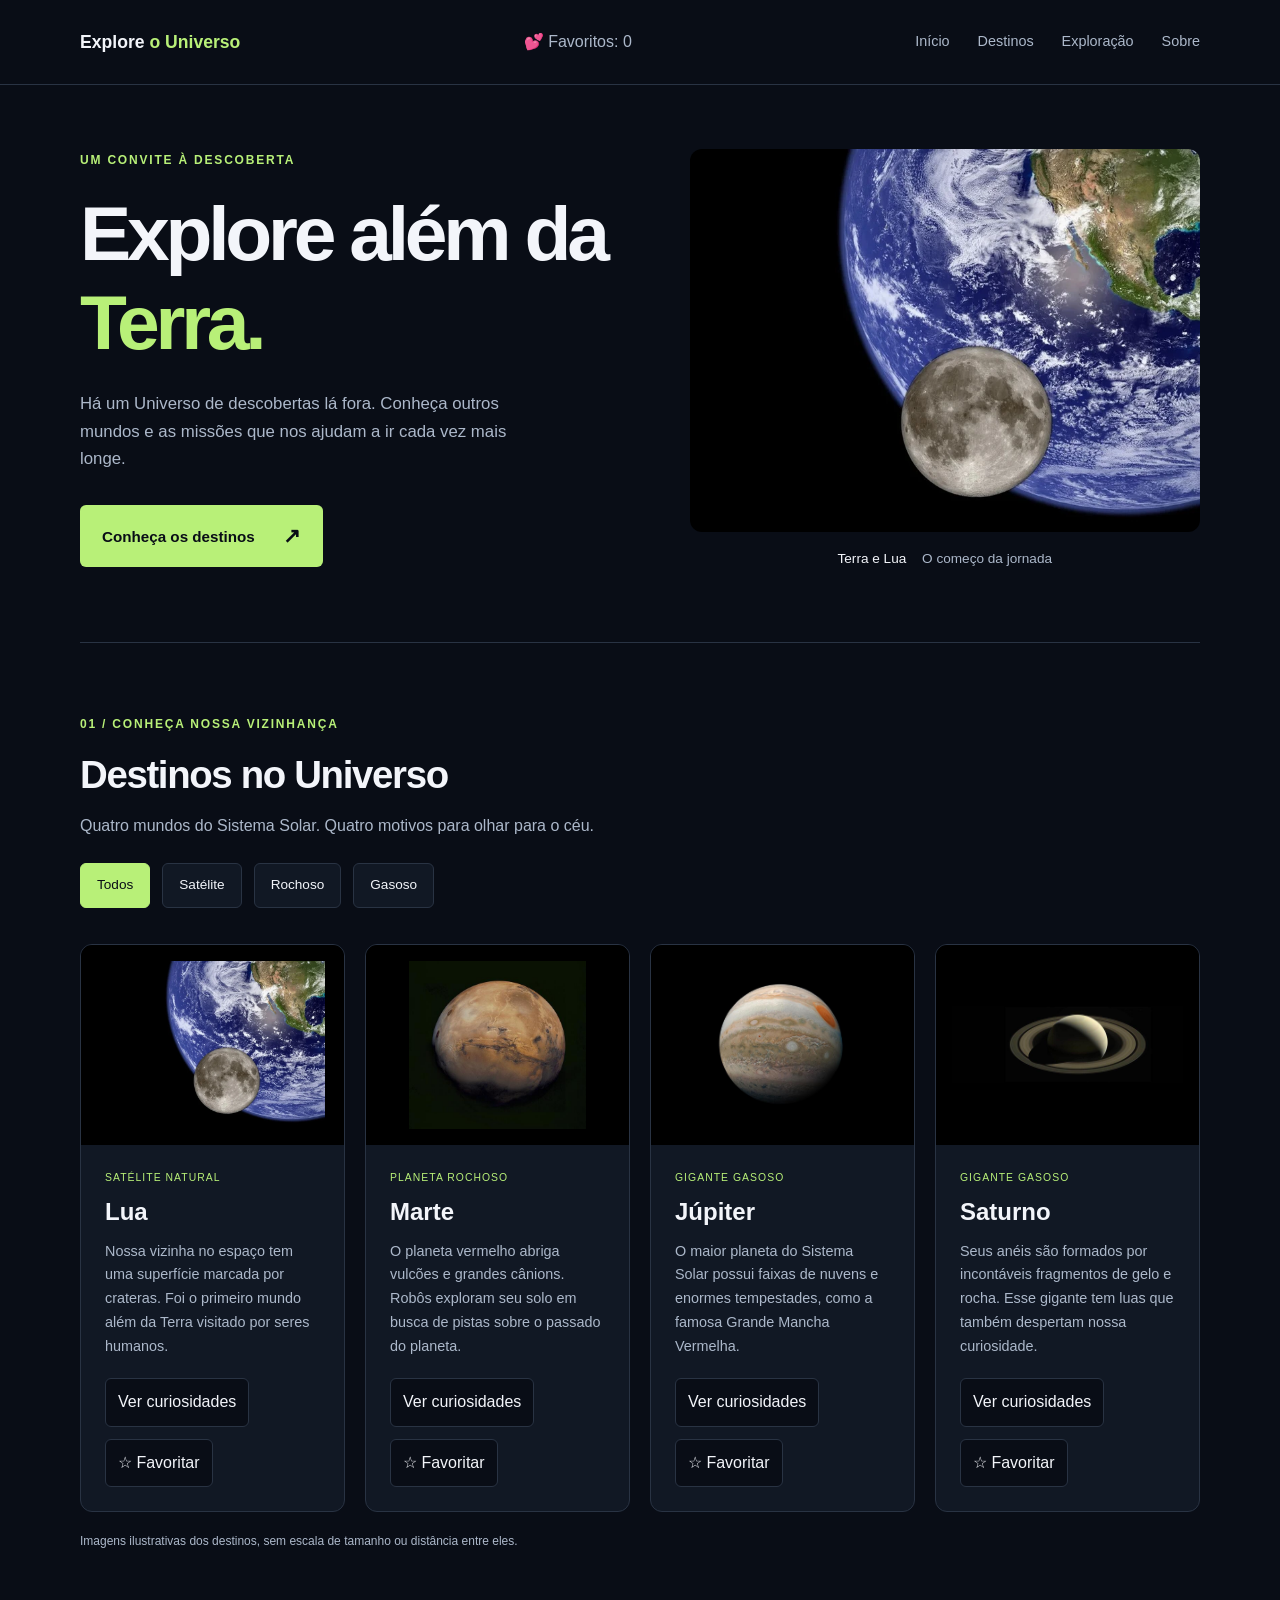
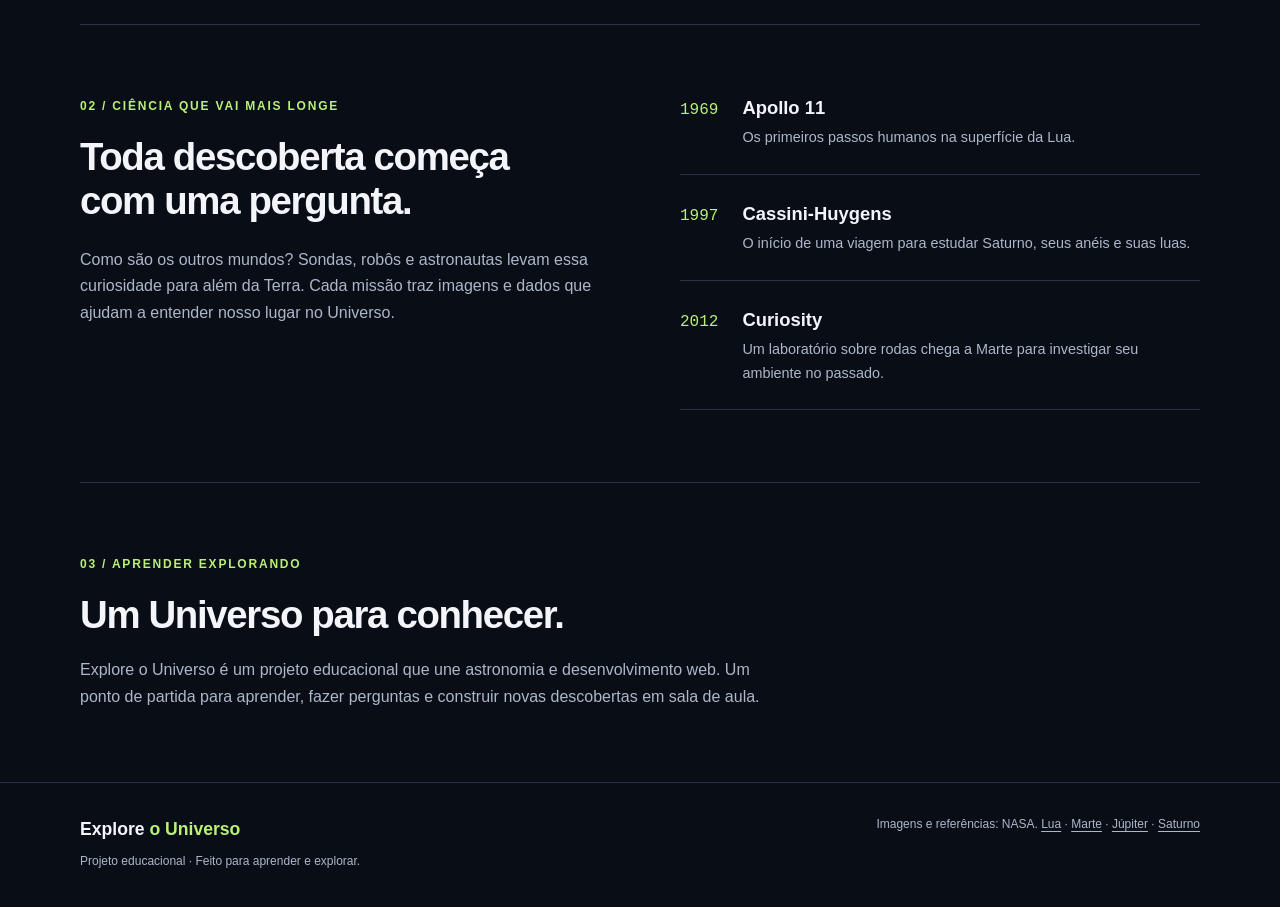
<file: versao4/index.html>
<!DOCTYPE html>
<html lang="pt-BR">
 
<head>
  <meta charset="UTF-8">
  <meta name="viewport" content="width=device-width, initial-scale=1.0">
  <meta name="description"
    content="Conheça a Lua, Marte, Júpiter e Saturno e descubra um pouco da história da exploração espacial.">
  <title>Explore o Universo</title>
  <link rel="stylesheet" href="css/estilos.css">
</head>
 
<body>
  <header class="cabecalho">
    <div class="container cabecalho-conteudo">
      <h1 class="marca"><a href="#inicio">Explore <span>o Universo</span></a></h1>

      <p class= "p.contador-favoritos">
        💕 Favoritos: <span id="quantidade-favoritos">0</span>
      </p>
 
      <button type="button" class="botao-menu" aria-expanded="false" aria-controls="navegacao-principal">☰ Menu</button>
 
      <nav aria-label="Navegação principal" id="navegacao-principal" class="navegacao-principal">
        <ul class="menu">
          <li><a href="#inicio">Início</a></li>
          <li><a href="#destinos">Destinos</a></li>
          <li><a href="#exploracao">Exploração</a></li>
          <li><a href="#sobre">Sobre</a></li>
        </ul>
      </nav>
    </div>
  </header>
 
  <main>
    <section class="destaque container" id="inicio" aria-labelledby="titulo-destaque">
      <div class="destaque-texto">
        <p class="etiqueta">Um convite à descoberta</p>
        <h2 id="titulo-destaque">Explore além
          da <span>Terra.</span></h2>
        <p class="introducao">Há um Universo de descobertas lá fora. Conheça outros mundos e as missões que nos ajudam a
          ir cada vez mais longe.</p>
        <a class="botao" href="#destinos">Conheça os destinos <span aria-hidden="true">↗</span></a>
      </div>
      <figure class="destaque-imagem">
        <img src="img/lua.webp" alt="Composição mostrando a Lua em primeiro plano e a Terra ao fundo." width="1000"
          height="750">
        <figcaption>Terra e Lua <span>O começo da jornada</span></figcaption>
      </figure>
    </section>
 
    <section class="destinos secao container" id="destinos" aria-labelledby="titulo-destinos">
      <p class="etiqueta">01 / Conheça nossa vizinhança</p>
      <h2 id="titulo-destinos">Destinos no Universo</h2>
      <p class="descricao-secao">Quatro mundos do Sistema Solar. Quatro motivos para olhar para o céu.</p>
 
      <!-- DIV com papel/finalizade de um grupo de botões -->
      <div class="filtros-destinos" role="group" aria aria-label="Filtrar destinos por categoria">
        <button data-filtro="todos" type="button" class="filtro-ativo" aria aria-pressed="true"> Todos </button>
        <button data-filtro="satelite" type="button"> Satélite </button>
        <button data-filtro="rochoso" type="button"> Rochoso </button>
        <button data-filtro="gasoso" type="button"> Gasoso </button>
      </div>
 
      <div class="grade-destinos">
        <article class="card-destino" data-categoria="satelite">
          <img src="img/lua.webp" alt="Lua com áreas claras e escuras, em uma composição com a Terra ao fundo."
            width="760" height="570">
          <div class="card-conteudo">
            <p class="categoria">Satélite natural</p>
            <h3>Lua</h3>
            <p class="descricao-card">Nossa vizinha no espaço tem uma superfície marcada por crateras. Foi o primeiro
              mundo além da Terra visitado por seres humanos.</p>
 
            <!-- Atributos aria-*
             Recursos importantes para sinalizar/avisar ferramentas/tecnologias
             de acessibilidade sobre diferentes estados dos elementos da página -->
            <div class="acoes-card">
              <button type="button" class="botao-curiosidade" aria-expanded="false" aria-controls="curiosidade-lua">
                Ver curiosidades
              </button>
              <button type="button" class="botao-favorito" aria-pressed="false">
                ☆ Favoritar
              </button>
            </div>
 
            <p class="curiosidade" id="curiosidade-lua" hidden>
              A Lua leva aproximadamente 27 dias para dar uma volta ao redor da Terra.
            </p>
          </div>
        </article>
 
        <article class="card-destino" data-categoria="rochoso">
          <img src="img/marte.jpg" alt="Marte visto do espaço, com superfície em tons avermelhados." width="506"
            height="480">
          <div class="card-conteudo">
            <p class="categoria">Planeta rochoso</p>
            <h3>Marte</h3>
            <p class="descricao-card">O planeta vermelho abriga vulcões e grandes cânions. Robôs exploram seu solo em
              busca de pistas sobre o passado do planeta.</p>
 
            <div class="acoes-card">
              <button type="button" class="botao-curiosidade" aria-expanded="false" aria-controls="curiosidade-marte">
                Ver curiosidades
              </button>
              <button type="button" class="botao-favorito" aria-pressed="false">
                ☆ Favoritar
              </button>
            </div>
 
            <p class="curiosidade" id="curiosidade-marte" hidden>
              Um dia em Marte dura cerca de 24 horas e 40 minutos.
            </p>
          </div>
        </article>
 
        <article class="card-destino" data-categoria="gasoso">
          <img src="img/jupiter.jpg" alt="Júpiter com faixas de nuvens e uma grande tempestade oval." width="750"
            height="750">
          <div class="card-conteudo">
            <p class="categoria">Gigante gasoso</p>
            <h3>Júpiter</h3>
            <p class="descricao-card">O maior planeta do Sistema Solar possui faixas de nuvens e enormes tempestades,
              como a famosa Grande Mancha Vermelha.</p>
            <div class="acoes-card">
              <button type="button" class="botao-curiosidade" aria-expanded="false" aria-controls="curiosidade-jupiter">
                Ver curiosidades
              </button>
              <button type="button" class="botao-favorito" aria-pressed="false">
                ☆ Favoritar
              </button>
            </div>
            <p class="curiosidade" id="curiosidade-jupiter" hidden>
              Júpiter leva cerca de 12 anos terrestres para completar uma volta ao redor do Sol.
            </p>
          </div>
        </article>
 
        <article class="card-destino" data-categoria="gasoso">
          <img src="img/saturno.jpg" alt="Saturno envolvido por seus amplos anéis, contra o fundo escuro do espaço."
            width="960" height="320">
          <div class="card-conteudo">
            <p class="categoria">Gigante gasoso</p>
            <h3>Saturno</h3>
            <p class="descricao-card">Seus anéis são formados por incontáveis fragmentos de gelo e rocha. Esse gigante
              tem luas que também despertam nossa curiosidade.</p>
 
            <div class="acoes-card">
              <button type="button" class="botao-curiosidade" aria-expanded="false" aria-controls="curiosidade-saturno">
                Ver curiosidades
              </button>
              <button type="button" class="botao-favorito" aria-pressed="false">
                ☆ Favoritar
              </button>
            </div>
            <p class="curiosidade" id="curiosidade-saturno" hidden>
              Saturno leva aproximadamente 29 anos terrestres para completar uma volta ao redor do Sol.
            </p>
 
          </div>
        </article>
      </div>
      <p class="nota">Imagens ilustrativas dos destinos, sem escala de tamanho ou distância entre eles.</p>
    </section>
 
    <section class="exploracao secao container" id="exploracao" aria-labelledby="titulo-exploracao">
      <div>
        <p class="etiqueta">02 / Ciência que vai mais longe</p>
        <h2 id="titulo-exploracao">Toda descoberta começa com uma pergunta.</h2>
        <p>Como são os outros mundos? Sondas, robôs e astronautas levam essa curiosidade para além da Terra. Cada missão
          traz imagens e dados que ajudam a entender nosso lugar no Universo.</p>
      </div>
      <ol class="missoes" aria-label="Marcos da exploração espacial">
        <li><span class="ano">1969</span>
          <div>
            <h3>Apollo 11</h3>
            <p>Os primeiros passos humanos na superfície da Lua.</p>
          </div>
        </li>
        <li><span class="ano">1997</span>
          <div>
            <h3>Cassini-Huygens</h3>
            <p>O início de uma viagem para estudar Saturno, seus anéis e suas luas.</p>
          </div>
        </li>
        <li><span class="ano">2012</span>
          <div>
            <h3>Curiosity</h3>
            <p>Um laboratório sobre rodas chega a Marte para investigar seu ambiente no passado.</p>
          </div>
        </li>
      </ol>
    </section>
 
    <section class="sobre secao container" id="sobre" aria-labelledby="titulo-sobre">
      <p class="etiqueta">03 / Aprender explorando</p>
      <h2 id="titulo-sobre">Um Universo para conhecer.</h2>
      <p>Explore o Universo é um projeto educacional que une astronomia e desenvolvimento web. Um ponto de partida para
        aprender, fazer perguntas e construir novas descobertas em sala de aula.</p>
    </section>
  </main>
 
  <footer class="rodape">
    <div class="container rodape-conteudo">
      <div>
        <p class="marca">Explore <span>o Universo</span></p>
        <p class="texto-rodape">Projeto educacional · Feito para aprender e explorar.</p>
      </div>
      <p class="creditos">Imagens e referências: NASA.
 
        <a href="https://science.nasa.gov/moon/">Lua</a> ·
        <a href="https://science.nasa.gov/mars/">Marte</a> ·
        <a href="https://science.nasa.gov/jupiter/">Júpiter</a> ·
        <a href="https://science.nasa.gov/saturn/">Saturno</a>
      </p>
    </div>
  </footer>
 
  <script src="js/script.js"></script>
 
</body>
 
</html>
</file>
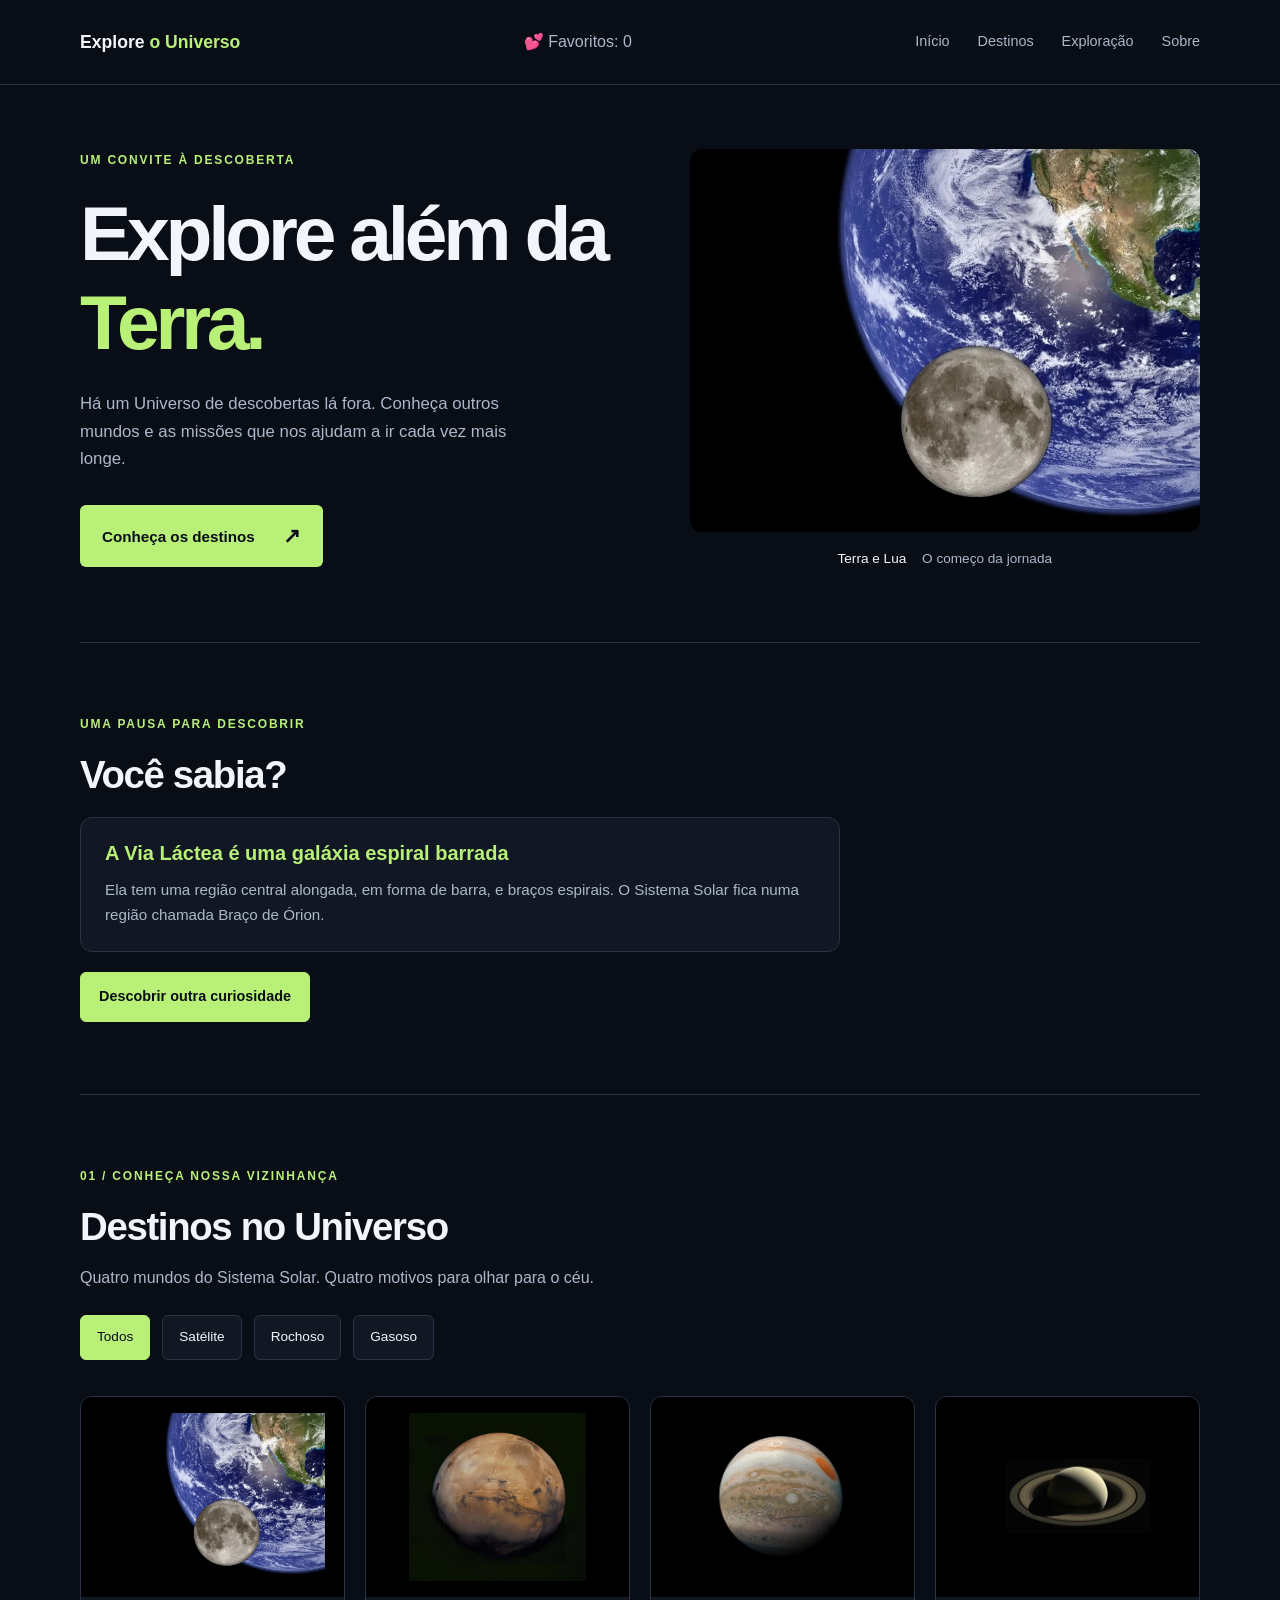
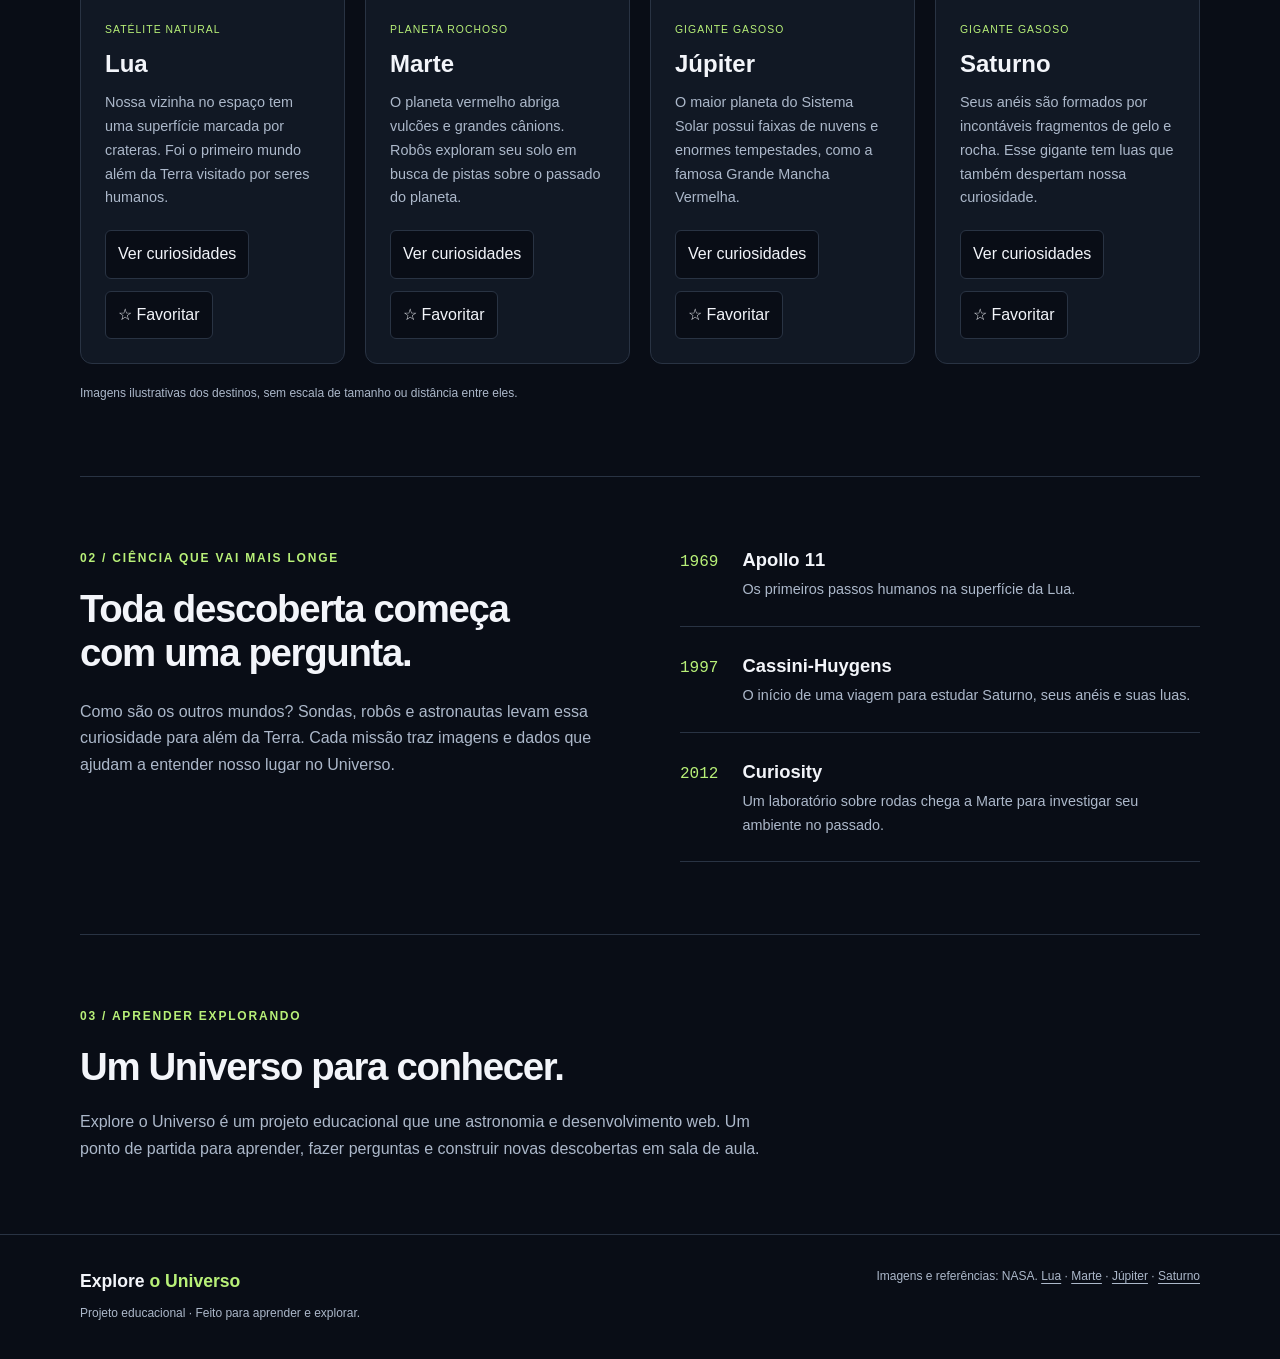
<file: versao5/index.html>
<!DOCTYPE html>
<html lang="pt-BR">
 
<head>
  <meta charset="UTF-8">
  <meta name="viewport" content="width=device-width, initial-scale=1.0">
  <meta name="description"
    content="Conheça a Lua, Marte, Júpiter e Saturno e descubra um pouco da história da exploração espacial.">
  <title>Explore o Universo</title>
  <link rel="stylesheet" href="css/estilos.css">
</head>
 
<body>
  <header class="cabecalho">
    <div class="container cabecalho-conteudo">
      <h1 class="marca"><a href="#inicio">Explore <span>o Universo</span></a></h1>

      <p class= "p.contador-favoritos">
        💕 Favoritos: <span id="quantidade-favoritos">0</span>
      </p>
 
      <button type="button" class="botao-menu" aria-expanded="false" aria-controls="navegacao-principal">☰ Menu</button>
 
      <nav aria-label="Navegação principal" id="navegacao-principal" class="navegacao-principal">
        <ul class="menu">
          <li><a href="#inicio">Início</a></li>
          <li><a href="#destinos">Destinos</a></li>
          <li><a href="#exploracao">Exploração</a></li>
          <li><a href="#sobre">Sobre</a></li>
        </ul>
      </nav>
    </div>
  </header>
 
  <main>
    <section class="destaque container" id="inicio" aria-labelledby="titulo-destaque">
      <div class="destaque-texto">
        <p class="etiqueta">Um convite à descoberta</p>
        <h2 id="titulo-destaque">Explore além
          da <span>Terra.</span></h2>
        <p class="introducao">Há um Universo de descobertas lá fora. Conheça outros mundos e as missões que nos ajudam a
          ir cada vez mais longe.</p>
        <a class="botao" href="#destinos">Conheça os destinos <span aria-hidden="true">↗</span></a>
      </div>
      <figure class="destaque-imagem">
        <img src="img/lua.webp" alt="Composição mostrando a Lua em primeiro plano e a Terra ao fundo." width="1000"
          height="750">
        <figcaption>Terra e Lua <span>O começo da jornada</span></figcaption>
      </figure>
    </section>

    <section class= "curiosidade-universo secao container" aria-labelledby="titulo-secao-curiosidade">

      <p class="etiqueta">Uma pausa para descobrir</p>
      <h2 id="titulo-secao-curiosidade">Você sabia?</h2>

      <!--O conteúdo dos elementos abaixo será gerado aleatoriamente pelo JS-->
      <div class="painel-curiosidade">
        <h3 id="titulo-curiosidade-aleatoria"></h3>
        <p id="explicacao-curiosidade-aleatoria"></p>
      </div>

      <button type="button" class="botao-curiosidade-aleatoria">
        Descobrir outra curiosidade
      </button>
  </section>

 
    <section class="destinos secao container" id="destinos" aria-labelledby="titulo-destinos">
      <p class="etiqueta">01 / Conheça nossa vizinhança</p>
      <h2 id="titulo-destinos">Destinos no Universo</h2>
      <p class="descricao-secao">Quatro mundos do Sistema Solar. Quatro motivos para olhar para o céu.</p>
 
      <!-- DIV com papel/finalizade de um grupo de botões -->
      <div class="filtros-destinos" role="group" aria aria-label="Filtrar destinos por categoria">
        <button data-filtro="todos" type="button" class="filtro-ativo" aria aria-pressed="true"> Todos </button>
        <button data-filtro="satelite" type="button"> Satélite </button>
        <button data-filtro="rochoso" type="button"> Rochoso </button>
        <button data-filtro="gasoso" type="button"> Gasoso </button>
      </div>
 
      <div class="grade-destinos">
        <article class="card-destino" data-categoria="satelite">
          <img src="img/lua.webp" alt="Lua com áreas claras e escuras, em uma composição com a Terra ao fundo."
            width="760" height="570">
          <div class="card-conteudo">
            <p class="categoria">Satélite natural</p>
            <h3>Lua</h3>
            <p class="descricao-card">Nossa vizinha no espaço tem uma superfície marcada por crateras. Foi o primeiro
              mundo além da Terra visitado por seres humanos.</p>
 
            <!-- Atributos aria-*
             Recursos importantes para sinalizar/avisar ferramentas/tecnologias
             de acessibilidade sobre diferentes estados dos elementos da página -->
            <div class="acoes-card">
              <button type="button" class="botao-curiosidade" aria-expanded="false" aria-controls="curiosidade-lua">
                Ver curiosidades
              </button>
              <button type="button" class="botao-favorito" aria-pressed="false">
                ☆ Favoritar
              </button>
            </div>
 
            <p class="curiosidade" id="curiosidade-lua" hidden>
              A Lua leva aproximadamente 27 dias para dar uma volta ao redor da Terra.
            </p>
          </div>
        </article>
 
        <article class="card-destino" data-categoria="rochoso">
          <img src="img/marte.jpg" alt="Marte visto do espaço, com superfície em tons avermelhados." width="506"
            height="480">
          <div class="card-conteudo">
            <p class="categoria">Planeta rochoso</p>
            <h3>Marte</h3>
            <p class="descricao-card">O planeta vermelho abriga vulcões e grandes cânions. Robôs exploram seu solo em
              busca de pistas sobre o passado do planeta.</p>
 
            <div class="acoes-card">
              <button type="button" class="botao-curiosidade" aria-expanded="false" aria-controls="curiosidade-marte">
                Ver curiosidades
              </button>
              <button type="button" class="botao-favorito" aria-pressed="false">
                ☆ Favoritar
              </button>
            </div>
 
            <p class="curiosidade" id="curiosidade-marte" hidden>
              Um dia em Marte dura cerca de 24 horas e 40 minutos.
            </p>
          </div>
        </article>
 
        <article class="card-destino" data-categoria="gasoso">
          <img src="img/jupiter.jpg" alt="Júpiter com faixas de nuvens e uma grande tempestade oval." width="750"
            height="750">
          <div class="card-conteudo">
            <p class="categoria">Gigante gasoso</p>
            <h3>Júpiter</h3>
            <p class="descricao-card">O maior planeta do Sistema Solar possui faixas de nuvens e enormes tempestades,
              como a famosa Grande Mancha Vermelha.</p>
            <div class="acoes-card">
              <button type="button" class="botao-curiosidade" aria-expanded="false" aria-controls="curiosidade-jupiter">
                Ver curiosidades
              </button>
              <button type="button" class="botao-favorito" aria-pressed="false">
                ☆ Favoritar
              </button>
            </div>
            <p class="curiosidade" id="curiosidade-jupiter" hidden>
              Júpiter leva cerca de 12 anos terrestres para completar uma volta ao redor do Sol.
            </p>
          </div>
        </article>
 
        <article class="card-destino" data-categoria="gasoso">
          <img src="img/saturno.jpg" alt="Saturno envolvido por seus amplos anéis, contra o fundo escuro do espaço."
            width="960" height="320">
          <div class="card-conteudo">
            <p class="categoria">Gigante gasoso</p>
            <h3>Saturno</h3>
            <p class="descricao-card">Seus anéis são formados por incontáveis fragmentos de gelo e rocha. Esse gigante
              tem luas que também despertam nossa curiosidade.</p>
 
            <div class="acoes-card">
              <button type="button" class="botao-curiosidade" aria-expanded="false" aria-controls="curiosidade-saturno">
                Ver curiosidades
              </button>
              <button type="button" class="botao-favorito" aria-pressed="false">
                ☆ Favoritar
              </button>
            </div>
            <p class="curiosidade" id="curiosidade-saturno" hidden>
              Saturno leva aproximadamente 29 anos terrestres para completar uma volta ao redor do Sol.
            </p>
 
          </div>
        </article>
      </div>
      <p class="nota">Imagens ilustrativas dos destinos, sem escala de tamanho ou distância entre eles.</p>
    </section>
 
    <section class="exploracao secao container" id="exploracao" aria-labelledby="titulo-exploracao">
      <div>
        <p class="etiqueta">02 / Ciência que vai mais longe</p>
        <h2 id="titulo-exploracao">Toda descoberta começa com uma pergunta.</h2>
        <p>Como são os outros mundos? Sondas, robôs e astronautas levam essa curiosidade para além da Terra. Cada missão
          traz imagens e dados que ajudam a entender nosso lugar no Universo.</p>
      </div>
      <ol class="missoes" aria-label="Marcos da exploração espacial">
        <li><span class="ano">1969</span>
          <div>
            <h3>Apollo 11</h3>
            <p>Os primeiros passos humanos na superfície da Lua.</p>
          </div>
        </li>
        <li><span class="ano">1997</span>
          <div>
            <h3>Cassini-Huygens</h3>
            <p>O início de uma viagem para estudar Saturno, seus anéis e suas luas.</p>
          </div>
        </li>
        <li><span class="ano">2012</span>
          <div>
            <h3>Curiosity</h3>
            <p>Um laboratório sobre rodas chega a Marte para investigar seu ambiente no passado.</p>
          </div>
        </li>
      </ol>
    </section>
 
    <section class="sobre secao container" id="sobre" aria-labelledby="titulo-sobre">
      <p class="etiqueta">03 / Aprender explorando</p>
      <h2 id="titulo-sobre">Um Universo para conhecer.</h2>
      <p>Explore o Universo é um projeto educacional que une astronomia e desenvolvimento web. Um ponto de partida para
        aprender, fazer perguntas e construir novas descobertas em sala de aula.</p>
    </section>
  </main>
 
  <footer class="rodape">
    <div class="container rodape-conteudo">
      <div>
        <p class="marca">Explore <span>o Universo</span></p>
        <p class="texto-rodape">Projeto educacional · Feito para aprender e explorar.</p>
      </div>
      <p class="creditos">Imagens e referências: NASA.
 
        <a href="https://science.nasa.gov/moon/">Lua</a> ·
        <a href="https://science.nasa.gov/mars/">Marte</a> ·
        <a href="https://science.nasa.gov/jupiter/">Júpiter</a> ·
        <a href="https://science.nasa.gov/saturn/">Saturno</a>
      </p>
    </div>
  </footer>
 
  <script src="js/script.js"></script>
 
</body>
 
</html>
</file>
<file: versao0/css/estilos.css>
/* Mobile First: estilos-base para telas pequenas. */
:root {
  --fundo: #090d16;
  --superficie: #111824;
  --texto: #f3f5fa;
  --texto-suave: #acb8ca;
  --destaque: #b8f078;
  --borda: #293343;
}

html {
  scroll-behavior: smooth;
}

* {
  box-sizing: border-box;
}

body {
  margin: 0;
  background: var(--fundo);
  color: var(--texto);
  font-family: Arial, Helvetica, sans-serif;
  line-height: 1.65;
}

a {
  color: inherit;
}
img {
  display: block;
  max-width: 100%;
  height: auto;
}
h1,
h2,
h3,
p,
figure {
  margin: 0;
}
h1,
h2,
h3 {
  line-height: 1.15;
}
p {
  color: var(--texto-suave);
}
section {
  scroll-margin-top: 120px;
}

.container {
  width: min(1120px, 90%);
  margin-inline: auto;
}
.secao {
  padding-block: 48px;
}
.etiqueta {
  margin-bottom: 18px;
  color: var(--destaque);
  font-size: 0.75rem;
  font-weight: 700;
  letter-spacing: 0.15em;
  text-transform: uppercase;
}
h2 {
  font-size: clamp(1.8rem, 3vw, 2.6rem);
  letter-spacing: -0.035em;
}
.descricao-secao {
  margin-top: 16px;
}

/* Navegação: os links continuam visíveis e quebram de linha no celular. */
.cabecalho {
  position: sticky;
  top: 0;
  z-index: 10;
  border-bottom: 1px solid var(--borda);
  background: var(--fundo);
}
.cabecalho-conteudo {
  display: flex;
  justify-content: space-between;
  align-items: center;
  flex-wrap: wrap;
  gap: 12px;
  padding-block: 20px;
}
.marca {
  color: var(--texto);
  font-size: 1.1rem;
  font-weight: 700;
  text-decoration: none;
}
.marca a {
  text-decoration: none;
}
.marca span {
  color: var(--destaque);
}
.menu {
  display: flex;
  flex-wrap: wrap;
  gap: 8px 20px;
  margin: 0;
  padding: 0;
  list-style: none;
}
.menu a {
  display: inline-block;
  padding-block: 6px;
  color: var(--texto-suave);
  font-size: 0.9rem;
  text-decoration: none;
}
.menu a:hover,
.creditos a:hover {
  color: var(--destaque);
}
a:focus-visible {
  outline: 3px solid var(--destaque);
  outline-offset: 5px;
  border-radius: 3px;
}
/* Destaque: a mesma imagem local da Lua também aparece no primeiro card. */
.destaque {
  display: flex;
  flex-direction: column;
  gap: 36px;
  padding-block: 48px;
}
.destaque h2 {
  font-size: clamp(3rem, 6vw, 5.1rem);
  letter-spacing: -0.055em;
}
.destaque h2 span {
  color: var(--destaque);
}
.introducao {
  max-width: 440px;
  margin-top: 24px;
  font-size: 1.05rem;
}
.botao {
  display: inline-flex;
  align-items: center;
  gap: 28px;
  margin-top: 32px;
  padding: 14px 22px;
  border-radius: 6px;
  background: var(--destaque);
  color: var(--fundo);
  font-size: 0.95rem;
  font-weight: 700;
  text-decoration: none;
}
.botao:hover {
  background: #d0ffa0;
}
.botao span {
  font-size: 1.3rem;
}
.destaque-imagem {
  width: 85%;
  max-width: 340px;
  margin-inline: auto;
}
.destaque-imagem img {
  width: 100%;
  border-radius: 12px;
}
.destaque-imagem figcaption {
  margin-top: 16px;
  text-align: center;
  font-size: 0.85rem;
}
.destaque-imagem figcaption span {
  margin-left: 12px;
  color: var(--texto-suave);
}

/* Cards estáticos: uma estrutura igual para os quatro destinos. */
.destinos {
  border-top: 1px solid var(--borda);
}
.grade-destinos {
  display: flex;
  flex-wrap: wrap;
  gap: 20px;
  margin-top: 36px;
}
.card-destino {
  flex: 0 1 100%;
  min-width: 0;
  overflow: hidden;
  border: 1px solid var(--borda);
  border-radius: 12px;
  background: var(--superficie);
}
.card-destino > img {
  width: 100%;
  height: 240px;
  padding: 16px;
  object-fit: contain;
  background: #000;
}
.card-conteudo {
  padding: 24px;
}
.categoria {
  margin-bottom: 12px;
  color: var(--destaque);
  font-size: 0.65rem;
  letter-spacing: 0.1em;
  text-transform: uppercase;
}
.card-conteudo h3 {
  margin-bottom: 14px;
  font-size: 1.5rem;
}
.descricao-card {
  font-size: 0.9rem;
}
.nota {
  margin-top: 20px;
  font-size: 0.75rem;
}

/* Conteúdo introdutório e marcos das missões. */
.exploracao {
  display: flex;
  flex-direction: column;
  gap: 36px;
  border-top: 1px solid var(--borda);
}
.exploracao h2 {
  max-width: 450px;
  margin-bottom: 24px;
}
.missoes {
  display: flex;
  flex-direction: column;
  gap: 28px;
  margin: 0;
  padding: 0;
  list-style: none;
}
.missoes li {
  display: flex;
  align-items: baseline;
  gap: 24px;
  border-bottom: 1px solid var(--borda);
  padding-bottom: 24px;
}
.ano {
  color: var(--destaque);
  font-family: monospace;
  font-size: 1rem;
}
.missoes h3 {
  margin-bottom: 8px;
  font-size: 1.15rem;
}
.missoes p {
  font-size: 0.9rem;
}
.sobre {
  border-top: 1px solid var(--borda);
}
.sobre > p:last-child {
  max-width: 710px;
  margin-top: 20px;
}
.rodape {
  border-top: 1px solid var(--borda);
  padding-block: 32px;
}
.rodape-conteudo {
  display: flex;
  justify-content: space-between;
  flex-wrap: wrap;
  gap: 24px;
}
.texto-rodape,
.creditos {
  font-size: 0.75rem;
}
.rodape .marca {
  margin-bottom: 8px;
}
.creditos a {
  text-underline-offset: 3px;
}

/* Tablet: duas colunas, descontando o espaço entre os cards. */
@media (min-width: 600px) {
  .cabecalho-conteudo {
    gap: 20px;
    padding-block: 24px;
  }
  .menu {
    gap: 12px 28px;
  }
  .secao {
    padding-block: 72px;
  }
  .destaque {
    flex-direction: row;
    align-items: center;
    gap: 24px;
    padding-block: 64px 72px;
  }
  .destaque-texto {
    flex: 1.1;
    min-width: 0;
  }
  .destaque-imagem {
    flex: 1;
    min-width: 0;
    width: auto;
    max-width: none;
    margin-inline: 0;
  }
  .card-destino {
    flex-basis: calc((100% - 20px) / 2);
  }
  .card-destino > img {
    height: 200px;
  }
  .exploracao {
    flex-direction: row;
  }
  .exploracao > div,
  .exploracao > .missoes {
    flex: 1;
    min-width: 0;
  }
}

/* Computador: quatro cards por linha e mais espaço entre os blocos. */
@media (min-width: 951px) {
  .card-destino {
    flex-basis: calc((100% - 60px) / 4);
  }
  .destaque {
    gap: 48px;
  }
  .exploracao {
    gap: 80px;
  }
}


/* Acessibilidade: respeita a preferência do usuário por menos movimento. */
@media (prefers-reduced-motion: reduce) {
  html {
    scroll-behavior: auto;
  }
}
</file>
<file: versao1/css/estilos.css>
/* Mobile First: estilos-base para telas pequenas. */
:root {
  --fundo: #090d16;
  --superficie: #111824;
  --texto: #f3f5fa;
  --texto-suave: #acb8ca;
  --destaque: #b8f078;
  --borda: #293343;
}

html {
  scroll-behavior: smooth;
}

* {
  box-sizing: border-box;
}

body {
  margin: 0;
  background: var(--fundo);
  color: var(--texto);
  font-family: Arial, Helvetica, sans-serif;
  line-height: 1.65;
}

a {
  color: inherit;
}
img {
  display: block;
  max-width: 100%;
  height: auto;
}
h1,
h2,
h3,
p,
figure {
  margin: 0;
}
h1,
h2,
h3 {
  line-height: 1.15;
}
p {
  color: var(--texto-suave);
}
section {
  scroll-margin-top: 120px;
}

.container {
  width: min(1120px, 90%);
  margin-inline: auto;
}
.secao {
  padding-block: 48px;
}
.etiqueta {
  margin-bottom: 18px;
  color: var(--destaque);
  font-size: 0.75rem;
  font-weight: 700;
  letter-spacing: 0.15em;
  text-transform: uppercase;
}
h2 {
  font-size: clamp(1.8rem, 3vw, 2.6rem);
  letter-spacing: -0.035em;
}
.descricao-secao {
  margin-top: 16px;
}

/* Navegação: os links continuam visíveis e quebram de linha no celular. */
.cabecalho {
  position: sticky;
  top: 0;
  z-index: 10;
  border-bottom: 1px solid var(--borda);
  background: var(--fundo);
}
.cabecalho-conteudo {
  display: flex;
  justify-content: space-between;
  align-items: center;
  flex-wrap: wrap;
  gap: 12px;
  padding-block: 20px;
}
.marca {
  color: var(--texto);
  font-size: 1.1rem;
  font-weight: 700;
  text-decoration: none;
}
.marca a {
  text-decoration: none;
}
.marca span {
  color: var(--destaque);
}
.menu {
  display: flex;
  flex-wrap: wrap;
  gap: 8px 20px;
  margin: 0;
  padding: 0;
  list-style: none;
}
.menu a {
  display: inline-block;
  padding-block: 6px;
  color: var(--texto-suave);
  font-size: 0.9rem;
  text-decoration: none;
}
.menu a:hover,
.creditos a:hover {
  color: var(--destaque);
}
a:focus-visible, button:focus-visible {
  outline: 3px solid var(--destaque);
  outline-offset: 5px;
  border-radius: 3px;
}




/* Destaque: a mesma imagem local da Lua também aparece no primeiro card. */
.destaque {
  display: flex;
  flex-direction: column;
  gap: 36px;
  padding-block: 48px;
}
.destaque h2 {
  font-size: clamp(3rem, 6vw, 5.1rem);
  letter-spacing: -0.055em;
}
.destaque h2 span {
  color: var(--destaque);
}
.introducao {
  max-width: 440px;
  margin-top: 24px;
  font-size: 1.05rem;
}
.botao {
  display: inline-flex;
  align-items: center;
  gap: 28px;
  margin-top: 32px;
  padding: 14px 22px;
  border-radius: 6px;
  background: var(--destaque);
  color: var(--fundo);
  font-size: 0.95rem;
  font-weight: 700;
  text-decoration: none;
}
.botao:hover {
  background: #d0ffa0;
}
.botao span {
  font-size: 1.3rem;
}
.destaque-imagem {
  width: 85%;
  max-width: 340px;
  margin-inline: auto;
}
.destaque-imagem img {
  width: 100%;
  border-radius: 12px;
}
.destaque-imagem figcaption {
  margin-top: 16px;
  text-align: center;
  font-size: 0.85rem;
}
.destaque-imagem figcaption span {
  margin-left: 12px;
  color: var(--texto-suave);
}

/* Cards estáticos: uma estrutura igual para os quatro destinos. */
.destinos {
  border-top: 1px solid var(--borda);
}
.grade-destinos {
  display: flex;
  flex-wrap: wrap;
  gap: 20px;
  margin-top: 36px;
}
.card-destino {
  flex: 0 1 100%;
  min-width: 0;
  overflow: hidden;
  border: 1px solid var(--borda);
  border-radius: 12px;
  background: var(--superficie);
}
.card-destino > img {
  width: 100%;
  height: 240px;
  padding: 16px;
  object-fit: contain;
  background: #000;
}
.card-conteudo {
  padding: 24px;
}
.categoria {
  margin-bottom: 12px;
  color: var(--destaque);
  font-size: 0.65rem;
  letter-spacing: 0.1em;
  text-transform: uppercase;
}
.card-conteudo h3 {
  margin-bottom: 14px;
  font-size: 1.5rem;
}
.descricao-card, .curiosidade {
  font-size: 0.9rem;
}


.acoes-card{
  display: flex;
  flex-wrap: wrap;
  gap: 12px;
  margin-top: 20px;
}

.acoes-card button{
  padding: 10px;
  min-height: 44px;
  border: solid 1px var(--borda);
  border-radius: 6px;
  background: var(--fundo);
  color: var(--texto);
  font-size: 0.85rem;
  cursor: pointer;
  font: inherit;
}

.acoes-card button:hover{
  background:var(--borda);
}

.curiosidade {
  margin-top: 20px;
  padding-top: 20px;
  border-top: 1px solid var(--borda);
}

.card-destino.favoritado {
  border-color: var(--destaque);
}

.favoritado .botao-favorito {
  border-color: var(--destaque);
  background: var(--fundo);
  color: var(--destaque);
}
.nota {
  margin-top: 20px;
  font-size: 0.75rem;
}

/* Conteúdo introdutório e marcos das missões. */
.exploracao {
  display: flex;
  flex-direction: column;
  gap: 36px;
  border-top: 1px solid var(--borda);
}
.exploracao h2 {
  max-width: 450px;
  margin-bottom: 24px;
}
.missoes {
  display: flex;
  flex-direction: column;
  gap: 28px;
  margin: 0;
  padding: 0;
  list-style: none;
}
.missoes li {
  display: flex;
  align-items: baseline;
  gap: 24px;
  border-bottom: 1px solid var(--borda);
  padding-bottom: 24px;
}
.ano {
  color: var(--destaque);
  font-family: monospace;
  font-size: 1rem;
}
.missoes h3 {
  margin-bottom: 8px;
  font-size: 1.15rem;
}
.missoes p {
  font-size: 0.9rem;
}
.sobre {
  border-top: 1px solid var(--borda);
}
.sobre > p:last-child {
  max-width: 710px;
  margin-top: 20px;
}
.rodape {
  border-top: 1px solid var(--borda);
  padding-block: 32px;
}
.rodape-conteudo {
  display: flex;
  justify-content: space-between;
  flex-wrap: wrap;
  gap: 24px;
}
.texto-rodape,
.creditos {
  font-size: 0.75rem;
}
.rodape .marca {
  margin-bottom: 8px;
}
.creditos a {
  text-underline-offset: 3px;
}

/* Tablet: duas colunas, descontando o espaço entre os cards. */
@media (min-width: 600px) {
  .cabecalho-conteudo {
    gap: 20px;
    padding-block: 24px;
  }
  .menu {
    gap: 12px 28px;
  }
  .secao {
    padding-block: 72px;
  }
  .destaque {
    flex-direction: row;
    align-items: center;
    gap: 24px;
    padding-block: 64px 72px;
  }
  .destaque-texto {
    flex: 1.1;
    min-width: 0;
  }
  .destaque-imagem {
    flex: 1;
    min-width: 0;
    width: auto;
    max-width: none;
    margin-inline: 0;
  }
  .card-destino {
    flex-basis: calc((100% - 20px) / 2);
  }
  .card-destino > img {
    height: 200px;
  }
  .exploracao {
    flex-direction: row;
  }
  .exploracao > div,
  .exploracao > .missoes {
    flex: 1;
    min-width: 0;
  }
}

/* Computador: quatro cards por linha e mais espaço entre os blocos. */
@media (min-width: 951px) {
  .card-destino {
    flex-basis: calc((100% - 60px) / 4);
  }
  .destaque {
    gap: 48px;
  }
  .exploracao {
    gap: 80px;
  }
}


/* Acessibilidade: respeita a preferência do usuário por menos movimento. */
@media (prefers-reduced-motion: reduce) {
  html {
    scroll-behavior: auto;
  }
}
</file>
<file: versao2/css/estilos.css>
/* Mobile First: estilos-base para telas pequenas. */
:root {
  --fundo: #090d16;
  --superficie: #111824;
  --texto: #f3f5fa;
  --texto-suave: #acb8ca;
  --destaque: #b8f078;
  --borda: #293343;
}

html {
  scroll-behavior: smooth;
}

* {
  box-sizing: border-box;
}

body {
  margin: 0;
  background: var(--fundo);
  color: var(--texto);
  font-family: Arial, Helvetica, sans-serif;
  line-height: 1.65;
}

a {
  color: inherit;
}
img {
  display: block;
  max-width: 100%;
  height: auto;
}
h1,
h2,
h3,
p,
figure {
  margin: 0;
}
h1,
h2,
h3 {
  line-height: 1.15;
}
p {
  color: var(--texto-suave);
}
section {
  scroll-margin-top: 120px;
}

.container {
  width: min(1120px, 90%);
  margin-inline: auto;
}
.secao {
  padding-block: 48px;
}
.etiqueta {
  margin-bottom: 18px;
  color: var(--destaque);
  font-size: 0.75rem;
  font-weight: 700;
  letter-spacing: 0.15em;
  text-transform: uppercase;
}
h2 {
  font-size: clamp(1.8rem, 3vw, 2.6rem);
  letter-spacing: -0.035em;
}
.descricao-secao {
  margin-top: 16px;
}

/* Navegação: os links continuam visíveis e quebram de linha no celular. */
.cabecalho {
  position: sticky;
  top: 0;
  z-index: 10;
  border-bottom: 1px solid var(--borda);
  background: var(--fundo);
}
.cabecalho-conteudo {
  display: flex;
  justify-content: space-between;
  align-items: center;
  flex-wrap: wrap;
  gap: 12px;
  padding-block: 20px;
}
.marca {
  color: var(--texto);
  font-size: 1.1rem;
  font-weight: 700;
  text-decoration: none;
}
.marca a {
  text-decoration: none;
}
.marca span {
  color: var(--destaque);
}
.menu {
  display: flex;
  flex-wrap: wrap;
  gap: 8px 20px;
  margin: 0;
  padding: 0;
  list-style: none;
}
.menu a {
  display: inline-block;
  padding-block: 6px;
  color: var(--texto-suave);
  font-size: 0.9rem;
  text-decoration: none;
}
.menu a:hover,
.creditos a:hover {
  color: var(--destaque);
}
a:focus-visible, button:focus-visible {
  outline: 3px solid var(--destaque);
  outline-offset: 5px;
  border-radius: 3px;
}




/* Destaque: a mesma imagem local da Lua também aparece no primeiro card. */
.destaque {
  display: flex;
  flex-direction: column;
  gap: 36px;
  padding-block: 48px;
}
.destaque h2 {
  font-size: clamp(3rem, 6vw, 5.1rem);
  letter-spacing: -0.055em;
}
.destaque h2 span {
  color: var(--destaque);
}
.introducao {
  max-width: 440px;
  margin-top: 24px;
  font-size: 1.05rem;
}
.botao {
  display: inline-flex;
  align-items: center;
  gap: 28px;
  margin-top: 32px;
  padding: 14px 22px;
  border-radius: 6px;
  background: var(--destaque);
  color: var(--fundo);
  font-size: 0.95rem;
  font-weight: 700;
  text-decoration: none;
}
.botao:hover {
  background: #d0ffa0;
}
.botao span {
  font-size: 1.3rem;
}
.destaque-imagem {
  width: 85%;
  max-width: 340px;
  margin-inline: auto;
}
.destaque-imagem img {
  width: 100%;
  border-radius: 12px;
}
.destaque-imagem figcaption {
  margin-top: 16px;
  text-align: center;
  font-size: 0.85rem;
}
.destaque-imagem figcaption span {
  margin-left: 12px;
  color: var(--texto-suave);
}

/* Cards estáticos: uma estrutura igual para os quatro destinos. */
.destinos {
  border-top: 1px solid var(--borda);
}
.filtros-destinos {
  display: flex;
  flex-wrap: wrap;
  gap: 12px;
  margin-top: 24px;
}

.filtros-destinos button {
  padding: 10px 16px;
  min-height: 44px;
  border: 1px solid var(--borda);
  border-radius: 6px;
  background: var(--superficie);
  color: var(--texto);
  font: inherit;
  font-size: 0.85rem;
  cursor: pointer;
}

.filtros-destinos button:hover {
  border-color: var(--destaque);
}

.filtros-destinos .filtro-ativo {
  border-color: var(--destaque);
  background: var(--destaque);
  color: var(--fundo);
}
.grade-destinos {
  display: flex;
  flex-wrap: wrap;
  gap: 20px;
  margin-top: 36px;
}
.card-destino {
  flex: 0 1 100%;
  min-width: 0;
  overflow: hidden;
  border: 1px solid var(--borda);
  border-radius: 12px;
  background: var(--superficie);
}
.card-destino > img {
  width: 100%;
  height: 240px;
  padding: 16px;
  object-fit: contain;
  background: #000;
}
.card-conteudo {
  padding: 24px;
}
.categoria {
  margin-bottom: 12px;
  color: var(--destaque);
  font-size: 0.65rem;
  letter-spacing: 0.1em;
  text-transform: uppercase;
}
.card-conteudo h3 {
  margin-bottom: 14px;
  font-size: 1.5rem;
}
.descricao-card, .curiosidade {
  font-size: 0.9rem;
}


.acoes-card{
  display: flex;
  flex-wrap: wrap;
  gap: 12px;
  margin-top: 20px;
}

.acoes-card button{
  padding: 10px;
  min-height: 44px;
  border: solid 1px var(--borda);
  border-radius: 6px;
  background: var(--fundo);
  color: var(--texto);
  font-size: 0.85rem;
  cursor: pointer;
  font: inherit;
}

.acoes-card button:hover{
  background:var(--borda);
}

.curiosidade {
  margin-top: 20px;
  padding-top: 20px;
  border-top: 1px solid var(--borda);
}

.card-destino.favoritado {
  border-color: var(--destaque);
}

.favoritado .botao-favorito {
  border-color: var(--destaque);
  background: var(--fundo);
  color: var(--destaque);
}
.nota {
  margin-top: 20px;
  font-size: 0.75rem;
}

/* Conteúdo introdutório e marcos das missões. */
.exploracao {
  display: flex;
  flex-direction: column;
  gap: 36px;
  border-top: 1px solid var(--borda);
}
.exploracao h2 {
  max-width: 450px;
  margin-bottom: 24px;
}
.missoes {
  display: flex;
  flex-direction: column;
  gap: 28px;
  margin: 0;
  padding: 0;
  list-style: none;
}
.missoes li {
  display: flex;
  align-items: baseline;
  gap: 24px;
  border-bottom: 1px solid var(--borda);
  padding-bottom: 24px;
}
.ano {
  color: var(--destaque);
  font-family: monospace;
  font-size: 1rem;
}
.missoes h3 {
  margin-bottom: 8px;
  font-size: 1.15rem;
}
.missoes p {
  font-size: 0.9rem;
}
.sobre {
  border-top: 1px solid var(--borda);
}
.sobre > p:last-child {
  max-width: 710px;
  margin-top: 20px;
}
.rodape {
  border-top: 1px solid var(--borda);
  padding-block: 32px;
}
.rodape-conteudo {
  display: flex;
  justify-content: space-between;
  flex-wrap: wrap;
  gap: 24px;
}
.texto-rodape,
.creditos {
  font-size: 0.75rem;
}
.rodape .marca {
  margin-bottom: 8px;
}
.creditos a {
  text-underline-offset: 3px;
}

/* Tablet: duas colunas, descontando o espaço entre os cards. */
@media (min-width: 600px) {
  .cabecalho-conteudo {
    gap: 20px;
    padding-block: 24px;
  }
  .menu {
    gap: 12px 28px;
  }
  .secao {
    padding-block: 72px;
  }
  .destaque {
    flex-direction: row;
    align-items: center;
    gap: 24px;
    padding-block: 64px 72px;
  }
  .destaque-texto {
    flex: 1.1;
    min-width: 0;
  }
  .destaque-imagem {
    flex: 1;
    min-width: 0;
    width: auto;
    max-width: none;
    margin-inline: 0;
  }
  .card-destino {
    flex-basis: calc((100% - 20px) / 2);
  }
  .card-destino > img {
    height: 200px;
  }
  .exploracao {
    flex-direction: row;
  }
  .exploracao > div,
  .exploracao > .missoes {
    flex: 1;
    min-width: 0;
  }
}

/* Computador: quatro cards por linha e mais espaço entre os blocos. */
@media (min-width: 951px) {
  .card-destino {
    flex-basis: calc((100% - 60px) / 4);
  }
  .destaque {
    gap: 48px;
  }
  .exploracao {
    gap: 80px;
  }
}


/* Acessibilidade: respeita a preferência do usuário por menos movimento. */
@media (prefers-reduced-motion: reduce) {
  html {
    scroll-behavior: auto;
  }
}
</file>
<file: versao3/css/estilos.css>
/* Mobile First: estilos-base para telas pequenas. */
:root {
  --fundo: #090d16;
  --superficie: #111824;
  --texto: #f3f5fa;
  --texto-suave: #acb8ca;
  --destaque: #b8f078;
  --borda: #293343;
}
 
html {
  scroll-behavior: smooth;
}
 
* {
  box-sizing: border-box;
}
 
body {
  margin: 0;
  background: var(--fundo);
  color: var(--texto);
  font-family: Arial, Helvetica, sans-serif;
  line-height: 1.65;
}
 
a {
  color: inherit;
}
 
img {
  display: block;
  max-width: 100%;
  height: auto;
}
 
h1,
h2,
h3,
p,
figure {
  margin: 0;
}
 
h1,
h2,
h3 {
  line-height: 1.15;
}
 
p {
  color: var(--texto-suave);
}
 
section {
  scroll-margin-top: 120px;
}
 
.container {
  width: min(1120px, 90%);
  margin-inline: auto;
}
 
.secao {
  padding-block: 48px;
}
 
.etiqueta {
  margin-bottom: 18px;
  color: var(--destaque);
  font-size: 0.75rem;
  font-weight: 700;
  letter-spacing: 0.15em;
  text-transform: uppercase;
}
 
h2 {
  font-size: clamp(1.8rem, 3vw, 2.6rem);
  letter-spacing: -0.035em;
}
 
.descricao-secao {
  margin-top: 16px;
}
 
/* Navegação: os links continuam visíveis e quebram de linha no celular. */
.cabecalho {
  position: sticky;
  top: 0;
  z-index: 10;
  border-bottom: 1px solid var(--borda);
  background: var(--fundo);
}
 
.cabecalho-conteudo {
  display: flex;
  justify-content: space-between;
  align-items: center;
  flex-wrap: wrap;
  gap: 12px;
  padding-block: 20px;
}
 
.marca {
  color: var(--texto);
  font-size: 1.1rem;
  font-weight: 700;
  text-decoration: none;
}
 
.marca a {
  text-decoration: none;
}
 
.marca span {
  color: var(--destaque);
}
 
.botao-menu {
  padding: 10px 16px;
  min-width: 80px;
  min-height: 44px;
  border: 1px solid var(--destaque);
  border-radius: 6px;
  background: var(--destaque);
  color: var(--fundo);
  font: inherit;
  font-size: 0.85rem;
  font-weight: 700;
  cursor: pointer;
}
.botao-menu:hover {
  background: #d0ffa0;
}
 
/* V3: a navegação começa fechada e ocupa uma linha própria quando aberta. */
.navegacao-principal {
  display: none;
  flex-basis: 100%;
}
.navegacao-principal.menu-aberto {
  display: block;
}
 
.menu {
  display: flex;
  flex-wrap: wrap;
  gap: 8px 20px;
  margin: 0;
  padding: 0;
  list-style: none;
}
 
.menu a {
  display: inline-block;
  padding-block: 6px;
  color: var(--texto-suave);
  font-size: 0.9rem;
  text-decoration: none;
}
 
.menu a:hover,
.creditos a:hover {
  color: var(--destaque);
}
 
a:focus-visible,
button:focus-visible {
  outline: 3px solid var(--destaque);
  outline-offset: 5px;
  border-radius: 3px;
}
 
 
 
 
/* Destaque: a mesma imagem local da Lua também aparece no primeiro card. */
.destaque {
  display: flex;
  flex-direction: column;
  gap: 36px;
  padding-block: 48px;
}
 
.destaque h2 {
  font-size: clamp(3rem, 6vw, 5.1rem);
  letter-spacing: -0.055em;
}
 
.destaque h2 span {
  color: var(--destaque);
}
 
.introducao {
  max-width: 440px;
  margin-top: 24px;
  font-size: 1.05rem;
}
 
.botao {
  display: inline-flex;
  align-items: center;
  gap: 28px;
  margin-top: 32px;
  padding: 14px 22px;
  border-radius: 6px;
  background: var(--destaque);
  color: var(--fundo);
  font-size: 0.95rem;
  font-weight: 700;
  text-decoration: none;
}
 
.botao:hover {
  background: #d0ffa0;
}
 
.botao span {
  font-size: 1.3rem;
}
 
.destaque-imagem {
  width: 85%;
  max-width: 340px;
  margin-inline: auto;
}
 
.destaque-imagem img {
  width: 100%;
  border-radius: 12px;
}
 
.destaque-imagem figcaption {
  margin-top: 16px;
  text-align: center;
  font-size: 0.85rem;
}
 
.destaque-imagem figcaption span {
  margin-left: 12px;
  color: var(--texto-suave);
}
 
/* Cards estáticos: uma estrutura igual para os quatro destinos. */
.destinos {
  border-top: 1px solid var(--borda);
}
 
.filtros-destinos {
  display: flex;
  flex-wrap: wrap;
  gap: 12px;
  margin-top: 24px;
}
 
.filtros-destinos button {
  padding: 10px 16px;
  min-height: 44px;
  border: 1px solid var(--borda);
  border-radius: 6px;
  background: var(--superficie);
  color: var(--texto);
  font: inherit;
  font-size: 0.85rem;
  cursor: pointer;
}
 
.filtros-destinos button:hover {
  border-color: var(--destaque);
}
 
.filtros-destinos .filtro-ativo {
  border-color: var(--destaque);
  background: var(--destaque);
  color: var(--fundo);
}
 
.grade-destinos {
  display: flex;
  flex-wrap: wrap;
  gap: 20px;
  margin-top: 36px;
}
 
.card-destino {
  flex: 0 1 100%;
  min-width: 0;
  overflow: hidden;
  border: 1px solid var(--borda);
  border-radius: 12px;
  background: var(--superficie);
}
 
.card-destino>img {
  width: 100%;
  height: 240px;
  padding: 16px;
  object-fit: contain;
  background: #000;
}
 
.card-conteudo {
  padding: 24px;
}
 
.categoria {
  margin-bottom: 12px;
  color: var(--destaque);
  font-size: 0.65rem;
  letter-spacing: 0.1em;
  text-transform: uppercase;
}
 
.card-conteudo h3 {
  margin-bottom: 14px;
  font-size: 1.5rem;
}
 
.descricao-card,
.curiosidade {
  font-size: 0.9rem;
}
 
.acoes-card {
  display: flex;
  flex-wrap: wrap;
  gap: 12px;
  margin-top: 20px;
}
 
.acoes-card button {
  padding: 10px 12px;
  min-height: 44px;
  border: solid 1px var(--borda);
  border-radius: 6px;
  background: var(--fundo);
  color: var(--texto);
  font-size: 0.85rem;
  cursor: pointer;
  font: inherit;
}
 
.acoes-card button:hover {
  background: var(--borda);
}
 
.curiosidade {
  margin-top: 20px;
  padding-top: 20px;
  border-top: 1px solid var(--borda);
}
 
.card-destino.favoritado {
  border-color: var(--destaque);
}
 
.favoritado .botao-favorito {
  border-color: var(--destaque);
  background: var(--fundo);
  color: var(--destaque);
}
 
.nota {
  margin-top: 20px;
  font-size: 0.75rem;
}
 
/* Conteúdo introdutório e marcos das missões. */
.exploracao {
  display: flex;
  flex-direction: column;
  gap: 36px;
  border-top: 1px solid var(--borda);
}
 
.exploracao h2 {
  max-width: 450px;
  margin-bottom: 24px;
}
 
.missoes {
  display: flex;
  flex-direction: column;
  gap: 28px;
  margin: 0;
  padding: 0;
  list-style: none;
}
 
.missoes li {
  display: flex;
  align-items: baseline;
  gap: 24px;
  border-bottom: 1px solid var(--borda);
  padding-bottom: 24px;
}
 
.ano {
  color: var(--destaque);
  font-family: monospace;
  font-size: 1rem;
}
 
.missoes h3 {
  margin-bottom: 8px;
  font-size: 1.15rem;
}
 
.missoes p {
  font-size: 0.9rem;
}
 
.sobre {
  border-top: 1px solid var(--borda);
}
 
.sobre>p:last-child {
  max-width: 710px;
  margin-top: 20px;
}
 
.rodape {
  border-top: 1px solid var(--borda);
  padding-block: 32px;
}
 
.rodape-conteudo {
  display: flex;
  justify-content: space-between;
  flex-wrap: wrap;
  gap: 24px;
}
 
.texto-rodape,
.creditos {
  font-size: 0.75rem;
}
 
.rodape .marca {
  margin-bottom: 8px;
}
 
.creditos a {
  text-underline-offset: 3px;
}
 
/* Tablet: duas colunas, descontando o espaço entre os cards. */
@media (min-width: 600px) {
  .cabecalho-conteudo {
    gap: 20px;
    padding-block: 24px;
  }
 
  .menu {
    gap: 12px 28px;
  }
 
  .secao {
    padding-block: 72px;
  }
 
  .destaque {
    flex-direction: row;
    align-items: center;
    gap: 24px;
    padding-block: 64px 72px;
  }
 
  .destaque-texto {
    flex: 1.1;
    min-width: 0;
  }
 
  .destaque-imagem {
    flex: 1;
    min-width: 0;
    width: auto;
    max-width: none;
    margin-inline: 0;
  }
 
  .card-destino {
    flex-basis: calc((100% - 20px) / 2);
  }
 
  .card-destino>img {
    height: 200px;
  }
 
  .exploracao {
    flex-direction: row;
  }
 
  .exploracao>div,
  .exploracao>.missoes {
    flex: 1;
    min-width: 0;
  }
}
 
/* Computador: quatro cards por linha e mais espaço entre os blocos. */
@media (min-width: 951px) {
.botao-menu {
 display: none;
}
.navegacao-principal {
 display: block;
 flex-basis: auto;
}
 
  .card-destino {
    flex-basis: calc((100% - 60px) / 4);
 
  }
 
  .destaque {
    gap: 48px;
  }
 
  .exploracao {
    gap: 80px;
  }
}
 
 
/* Acessibilidade: respeita a preferência do usuário por menos movimento. */
@media (prefers-reduced-motion: reduce) {
  html {
    scroll-behavior: auto;
  }
}
</file>
<file: versao4/css/estilos.css>
/* Mobile First: estilos-base para telas pequenas. */
:root {
  --fundo: #090d16;
  --superficie: #111824;
  --texto: #f3f5fa;
  --texto-suave: #acb8ca;
  --destaque: #b8f078;
  --borda: #293343;
}
 
html {
  scroll-behavior: smooth;
}
 
* {
  box-sizing: border-box;
}
 
body {
  margin: 0;
  background: var(--fundo);
  color: var(--texto);
  font-family: Arial, Helvetica, sans-serif;
  line-height: 1.65;
}
 
a {
  color: inherit;
}
 
img {
  display: block;
  max-width: 100%;
  height: auto;
}
 
h1,
h2,
h3,
p,
figure {
  margin: 0;
}
 
h1,
h2,
h3 {
  line-height: 1.15;
}
 
p {
  color: var(--texto-suave);
}
 
section {
  scroll-margin-top: 120px;
}
 
.container {
  width: min(1120px, 90%);
  margin-inline: auto;
}
 
.secao {
  padding-block: 48px;
}
 
.etiqueta {
  margin-bottom: 18px;
  color: var(--destaque);
  font-size: 0.75rem;
  font-weight: 700;
  letter-spacing: 0.15em;
  text-transform: uppercase;
}
 
h2 {
  font-size: clamp(1.8rem, 3vw, 2.6rem);
  letter-spacing: -0.035em;
}
 
.descricao-secao {
  margin-top: 16px;
}
 
/* Navegação: os links continuam visíveis e quebram de linha no celular. */
.cabecalho {
  position: sticky;
  top: 0;
  z-index: 10;
  border-bottom: 1px solid var(--borda);
  background: var(--fundo);
}
 
.cabecalho-conteudo {
  display: flex;
  justify-content: space-between;
  align-items: center;
  flex-wrap: wrap;
  gap: 12px;
  padding-block: 20px;
}
 
.marca {
  color: var(--texto);
  font-size: 1.1rem;
  font-weight: 700;
  text-decoration: none;
}
 
.marca a {
  text-decoration: none;
}
 
.marca span {
  color: var(--destaque);
}

/* =====================================================
   V4 — CONTADOR DE FAVORITOS NO CABEÇALHO
   Colocar APÓS .marca span, antes dos estilos do menu. 
   Em telas pequenas, o contador ocupa uma linha própria.
   ===================================================== */
.contador-favoritos {
  color: var(--destaque);
  font-size: 0.85rem;
  font-weight: 700;
}

/* V4: quando aberta, a navegação aparece após o contador. */
.cabecalho-conteudo .navegacao-principal {
  order: 2;
}
/* ================= FIM DA V4 — CONTADOR ================= */
 
.botao-menu {
  padding: 10px 16px;
  min-width: 80px;
  min-height: 44px;
  border: 1px solid var(--destaque);
  border-radius: 6px;
  background: var(--destaque);
  color: var(--fundo);
  font: inherit;
  font-size: 0.85rem;
  font-weight: 700;
  cursor: pointer;
}
.botao-menu:hover {
  background: #d0ffa0;
}
 
/* V3: a navegação começa fechada e ocupa uma linha própria quando aberta. */
.navegacao-principal {
  display: none;
  flex-basis: 100%;
}
.navegacao-principal.menu-aberto {
  display: block;
}
 
.menu {
  display: flex;
  flex-wrap: wrap;
  gap: 8px 20px;
  margin: 0;
  padding: 0;
  list-style: none;
}
 
.menu a {
  display: inline-block;
  padding-block: 6px;
  color: var(--texto-suave);
  font-size: 0.9rem;
  text-decoration: none;
}
 
.menu a:hover,
.creditos a:hover {
  color: var(--destaque);
}
 
a:focus-visible,
button:focus-visible {
  outline: 3px solid var(--destaque);
  outline-offset: 5px;
  border-radius: 3px;
}
 
 
 
 
/* Destaque: a mesma imagem local da Lua também aparece no primeiro card. */
.destaque {
  display: flex;
  flex-direction: column;
  gap: 36px;
  padding-block: 48px;
}
 
.destaque h2 {
  font-size: clamp(3rem, 6vw, 5.1rem);
  letter-spacing: -0.055em;
}
 
.destaque h2 span {
  color: var(--destaque);
}
 
.introducao {
  max-width: 440px;
  margin-top: 24px;
  font-size: 1.05rem;
}
 
.botao {
  display: inline-flex;
  align-items: center;
  gap: 28px;
  margin-top: 32px;
  padding: 14px 22px;
  border-radius: 6px;
  background: var(--destaque);
  color: var(--fundo);
  font-size: 0.95rem;
  font-weight: 700;
  text-decoration: none;
}
 
.botao:hover {
  background: #d0ffa0;
}
 
.botao span {
  font-size: 1.3rem;
}
 
.destaque-imagem {
  width: 85%;
  max-width: 340px;
  margin-inline: auto;
}
 
.destaque-imagem img {
  width: 100%;
  border-radius: 12px;
}
 
.destaque-imagem figcaption {
  margin-top: 16px;
  text-align: center;
  font-size: 0.85rem;
}
 
.destaque-imagem figcaption span {
  margin-left: 12px;
  color: var(--texto-suave);
}
 
/* Cards estáticos: uma estrutura igual para os quatro destinos. */
.destinos {
  border-top: 1px solid var(--borda);
}
 
.filtros-destinos {
  display: flex;
  flex-wrap: wrap;
  gap: 12px;
  margin-top: 24px;
}
 
.filtros-destinos button {
  padding: 10px 16px;
  min-height: 44px;
  border: 1px solid var(--borda);
  border-radius: 6px;
  background: var(--superficie);
  color: var(--texto);
  font: inherit;
  font-size: 0.85rem;
  cursor: pointer;
}
 
.filtros-destinos button:hover {
  border-color: var(--destaque);
}
 
.filtros-destinos .filtro-ativo {
  border-color: var(--destaque);
  background: var(--destaque);
  color: var(--fundo);
}
 
.grade-destinos {
  display: flex;
  flex-wrap: wrap;
  gap: 20px;
  margin-top: 36px;
}
 
.card-destino {
  flex: 0 1 100%;
  min-width: 0;
  overflow: hidden;
  border: 1px solid var(--borda);
  border-radius: 12px;
  background: var(--superficie);
}
 
.card-destino>img {
  width: 100%;
  height: 240px;
  padding: 16px;
  object-fit: contain;
  background: #000;
}
 
.card-conteudo {
  padding: 24px;
}
 
.categoria {
  margin-bottom: 12px;
  color: var(--destaque);
  font-size: 0.65rem;
  letter-spacing: 0.1em;
  text-transform: uppercase;
}
 
.card-conteudo h3 {
  margin-bottom: 14px;
  font-size: 1.5rem;
}
 
.descricao-card,
.curiosidade {
  font-size: 0.9rem;
}
 
.acoes-card {
  display: flex;
  flex-wrap: wrap;
  gap: 12px;
  margin-top: 20px;
}
 
.acoes-card button {
  padding: 10px 12px;
  min-height: 44px;
  border: solid 1px var(--borda);
  border-radius: 6px;
  background: var(--fundo);
  color: var(--texto);
  font-size: 0.85rem;
  cursor: pointer;
  font: inherit;
}
 
.acoes-card button:hover {
  background: var(--borda);
}
 
.curiosidade {
  margin-top: 20px;
  padding-top: 20px;
  border-top: 1px solid var(--borda);
}
 
.card-destino.favoritado {
  border-color: var(--destaque);
}
 
.favoritado .botao-favorito {
  border-color: var(--destaque);
  background: var(--fundo);
  color: var(--destaque);
}
 
.nota {
  margin-top: 20px;
  font-size: 0.75rem;
}
 
/* Conteúdo introdutório e marcos das missões. */
.exploracao {
  display: flex;
  flex-direction: column;
  gap: 36px;
  border-top: 1px solid var(--borda);
}
 
.exploracao h2 {
  max-width: 450px;
  margin-bottom: 24px;
}
 
.missoes {
  display: flex;
  flex-direction: column;
  gap: 28px;
  margin: 0;
  padding: 0;
  list-style: none;
}
 
.missoes li {
  display: flex;
  align-items: baseline;
  gap: 24px;
  border-bottom: 1px solid var(--borda);
  padding-bottom: 24px;
}
 
.ano {
  color: var(--destaque);
  font-family: monospace;
  font-size: 1rem;
}
 
.missoes h3 {
  margin-bottom: 8px;
  font-size: 1.15rem;
}
 
.missoes p {
  font-size: 0.9rem;
}
 
.sobre {
  border-top: 1px solid var(--borda);
}
 
.sobre>p:last-child {
  max-width: 710px;
  margin-top: 20px;
}
 
.rodape {
  border-top: 1px solid var(--borda);
  padding-block: 32px;
}
 
.rodape-conteudo {
  display: flex;
  justify-content: space-between;
  flex-wrap: wrap;
  gap: 24px;
}
 
.texto-rodape,
.creditos {
  font-size: 0.75rem;
}
 
.rodape .marca {
  margin-bottom: 8px;
}
 
.creditos a {
  text-underline-offset: 3px;
}
 
/* Tablet: duas colunas, descontando o espaço entre os cards. */
@media (min-width: 600px) {
  .cabecalho-conteudo {
    gap: 20px;
    padding-block: 24px;
  }
 
  .menu {
    gap: 12px 28px;
  }
 
  .secao {
    padding-block: 72px;
  }
 
  .destaque {
    flex-direction: row;
    align-items: center;
    gap: 24px;
    padding-block: 64px 72px;
  }
 
  .destaque-texto {
    flex: 1.1;
    min-width: 0;
  }
 
  .destaque-imagem {
    flex: 1;
    min-width: 0;
    width: auto;
    max-width: none;
    margin-inline: 0;
  }
 
  .card-destino {
    flex-basis: calc((100% - 20px) / 2);
  }
 
  .card-destino>img {
    height: 200px;
  }
 
  .exploracao {
    flex-direction: row;
  }
 
  .exploracao>div,
  .exploracao>.missoes {
    flex: 1;
    min-width: 0;
  }
}
 
/* Computador: quatro cards por linha e mais espaço entre os blocos. */
@media (min-width: 951px) {
  /* =====================================================
   V4 — CONTADOR NO CABEÇALHO — COMPUTADOR
   Colocar no início da Media Query de 951px, antes dos estilos do menu responsivo da V3.
   Na tela maior, o contador fica entre a marca e a navegação.
   ===================================================== */
.contador-favoritos {
  flex-basis: auto;
  order: 0;
}
.cabecalho-conteudo .navegacao-principal {
  order: 0;
}
/* ================= FIM DA V4 — COMPUTADOR ================= */

.botao-menu {
 display: none;
}
.navegacao-principal {
 display: block;
 flex-basis: auto;
}
 
  .card-destino {
    flex-basis: calc((100% - 60px) / 4);
 
  }
 
  .destaque {
    gap: 48px;
  }
 
  .exploracao {
    gap: 80px;
  }
}
 
 
/* Acessibilidade: respeita a preferência do usuário por menos movimento. */
@media (prefers-reduced-motion: reduce) {
  html {
    scroll-behavior: auto;
  }
}
</file>
<file: versao5/css/estilos.css>
/* Mobile First: estilos-base para telas pequenas. */
:root {
  --fundo: #090d16;
  --superficie: #111824;
  --texto: #f3f5fa;
  --texto-suave: #acb8ca;
  --destaque: #b8f078;
  --borda: #293343;
}
 
html {
  scroll-behavior: smooth;
}
 
* {
  box-sizing: border-box;
}
 
body {
  margin: 0;
  background: var(--fundo);
  color: var(--texto);
  font-family: Arial, Helvetica, sans-serif;
  line-height: 1.65;
}
 
a {
  color: inherit;
}
 
img {
  display: block;
  max-width: 100%;
  height: auto;
}
 
h1,
h2,
h3,
p,
figure {
  margin: 0;
}
 
h1,
h2,
h3 {
  line-height: 1.15;
}
 
p {
  color: var(--texto-suave);
}
 
section {
  scroll-margin-top: 120px;
}
 
.container {
  width: min(1120px, 90%);
  margin-inline: auto;
}
 
.secao {
  padding-block: 48px;
}
 
.etiqueta {
  margin-bottom: 18px;
  color: var(--destaque);
  font-size: 0.75rem;
  font-weight: 700;
  letter-spacing: 0.15em;
  text-transform: uppercase;
}
 
h2 {
  font-size: clamp(1.8rem, 3vw, 2.6rem);
  letter-spacing: -0.035em;
}
 
.descricao-secao {
  margin-top: 16px;
}
 
/* Navegação: os links continuam visíveis e quebram de linha no celular. */
.cabecalho {
  position: sticky;
  top: 0;
  z-index: 10;
  border-bottom: 1px solid var(--borda);
  background: var(--fundo);
}
 
.cabecalho-conteudo {
  display: flex;
  justify-content: space-between;
  align-items: center;
  flex-wrap: wrap;
  gap: 12px;
  padding-block: 20px;
}
 
.marca {
  color: var(--texto);
  font-size: 1.1rem;
  font-weight: 700;
  text-decoration: none;
}
 
.marca a {
  text-decoration: none;
}
 
.marca span {
  color: var(--destaque);
}

/* =====================================================
   V4 — CONTADOR DE FAVORITOS NO CABEÇALHO
   Colocar APÓS .marca span, antes dos estilos do menu. 
   Em telas pequenas, o contador ocupa uma linha própria.
   ===================================================== */
.contador-favoritos {
  color: var(--destaque);
  font-size: 0.85rem;
  font-weight: 700;
}

/* V4: quando aberta, a navegação aparece após o contador. */
.cabecalho-conteudo .navegacao-principal {
  order: 2;
}
/* ================= FIM DA V4 — CONTADOR ================= */
 
.botao-menu {
  padding: 10px 16px;
  min-width: 80px;
  min-height: 44px;
  border: 1px solid var(--destaque);
  border-radius: 6px;
  background: var(--destaque);
  color: var(--fundo);
  font: inherit;
  font-size: 0.85rem;
  font-weight: 700;
  cursor: pointer;
}
.botao-menu:hover {
  background: #d0ffa0;
}
 
/* V3: a navegação começa fechada e ocupa uma linha própria quando aberta. */
.navegacao-principal {
  display: none;
  flex-basis: 100%;
}
.navegacao-principal.menu-aberto {
  display: block;
}
 
.menu {
  display: flex;
  flex-wrap: wrap;
  gap: 8px 20px;
  margin: 0;
  padding: 0;
  list-style: none;
}
 
.menu a {
  display: inline-block;
  padding-block: 6px;
  color: var(--texto-suave);
  font-size: 0.9rem;
  text-decoration: none;
}
 
.menu a:hover,
.creditos a:hover {
  color: var(--destaque);
}
 
a:focus-visible,
button:focus-visible {
  outline: 3px solid var(--destaque);
  outline-offset: 5px;
  border-radius: 3px;
}
 
 
 
 
/* Destaque: a mesma imagem local da Lua também aparece no primeiro card. */
.destaque {
  display: flex;
  flex-direction: column;
  gap: 36px;
  padding-block: 48px;
}
 
.destaque h2 {
  font-size: clamp(3rem, 6vw, 5.1rem);
  letter-spacing: -0.055em;
}
 
.destaque h2 span {
  color: var(--destaque);
}
 
.introducao {
  max-width: 440px;
  margin-top: 24px;
  font-size: 1.05rem;
}
 
.botao {
  display: inline-flex;
  align-items: center;
  gap: 28px;
  margin-top: 32px;
  padding: 14px 22px;
  border-radius: 6px;
  background: var(--destaque);
  color: var(--fundo);
  font-size: 0.95rem;
  font-weight: 700;
  text-decoration: none;
}
 
.botao:hover {
  background: #d0ffa0;
}
 
.botao span {
  font-size: 1.3rem;
}
 
.destaque-imagem {
  width: 85%;
  max-width: 340px;
  margin-inline: auto;
}
 
.destaque-imagem img {
  width: 100%;
  border-radius: 12px;
}
 
.destaque-imagem figcaption {
  margin-top: 16px;
  text-align: center;
  font-size: 0.85rem;
}
 
.destaque-imagem figcaption span {
  margin-left: 12px;
  color: var(--texto-suave);
}
/* =====================================================
   V5 — CURIOSIDADE ALEATÓRIA
   Estilos da nova seção entre a apresentação e os destinos.
   Colocar após os estilos de .destaque-imagem figcaption span e 
   antes dos estilos da seção de destinos
   ===================================================== */
.curiosidade-universo {
  border-top: 1px solid var(--borda);
}
.curiosidade-universo h2 {
  margin-bottom: 20px;
}
.painel-curiosidade {
  max-width: 760px;
  padding: 24px;
  border: 1px solid var(--borda);
  border-radius: 12px;
  background: var(--superficie);
}
.painel-curiosidade h3 {
  margin-bottom: 12px;
  color: var(--destaque);
  font-size: 1.25rem;
}
.painel-curiosidade p {
  font-size: 0.95rem;
}
.botao-curiosidade-aleatoria {
  min-height: 44px;
  margin-top: 20px;
  padding: 12px 18px;
  border: 1px solid var(--destaque);
  border-radius: 6px;
  background: var(--destaque);
  color: var(--fundo);
  font: inherit;
  font-size: 0.9rem;
  font-weight: 700;
  cursor: pointer;
}
.botao-curiosidade-aleatoria:hover {
  background: #d0ffa0;
}
/* ================= FIM DA V5 — CURIOSIDADE ================= */
 
 
/* Cards estáticos: uma estrutura igual para os quatro destinos. */
.destinos {
  border-top: 1px solid var(--borda);
}
 
.filtros-destinos {
  display: flex;
  flex-wrap: wrap;
  gap: 12px;
  margin-top: 24px;
}
 
.filtros-destinos button {
  padding: 10px 16px;
  min-height: 44px;
  border: 1px solid var(--borda);
  border-radius: 6px;
  background: var(--superficie);
  color: var(--texto);
  font: inherit;
  font-size: 0.85rem;
  cursor: pointer;
}
 
.filtros-destinos button:hover {
  border-color: var(--destaque);
}
 
.filtros-destinos .filtro-ativo {
  border-color: var(--destaque);
  background: var(--destaque);
  color: var(--fundo);
}
 
.grade-destinos {
  display: flex;
  flex-wrap: wrap;
  gap: 20px;
  margin-top: 36px;
}
 
.card-destino {
  flex: 0 1 100%;
  min-width: 0;
  overflow: hidden;
  border: 1px solid var(--borda);
  border-radius: 12px;
  background: var(--superficie);
}
 
.card-destino>img {
  width: 100%;
  height: 240px;
  padding: 16px;
  object-fit: contain;
  background: #000;
}
 
.card-conteudo {
  padding: 24px;
}
 
.categoria {
  margin-bottom: 12px;
  color: var(--destaque);
  font-size: 0.65rem;
  letter-spacing: 0.1em;
  text-transform: uppercase;
}
 
.card-conteudo h3 {
  margin-bottom: 14px;
  font-size: 1.5rem;
}
 
.descricao-card,
.curiosidade {
  font-size: 0.9rem;
}
 
.acoes-card {
  display: flex;
  flex-wrap: wrap;
  gap: 12px;
  margin-top: 20px;
}
 
.acoes-card button {
  padding: 10px 12px;
  min-height: 44px;
  border: solid 1px var(--borda);
  border-radius: 6px;
  background: var(--fundo);
  color: var(--texto);
  font-size: 0.85rem;
  cursor: pointer;
  font: inherit;
}
 
.acoes-card button:hover {
  background: var(--borda);
}
 
.curiosidade {
  margin-top: 20px;
  padding-top: 20px;
  border-top: 1px solid var(--borda);
}
 
.card-destino.favoritado {
  border-color: var(--destaque);
}
 
.favoritado .botao-favorito {
  border-color: var(--destaque);
  background: var(--fundo);
  color: var(--destaque);
}
 
.nota {
  margin-top: 20px;
  font-size: 0.75rem;
}
 
/* Conteúdo introdutório e marcos das missões. */
.exploracao {
  display: flex;
  flex-direction: column;
  gap: 36px;
  border-top: 1px solid var(--borda);
}
 
.exploracao h2 {
  max-width: 450px;
  margin-bottom: 24px;
}
 
.missoes {
  display: flex;
  flex-direction: column;
  gap: 28px;
  margin: 0;
  padding: 0;
  list-style: none;
}
 
.missoes li {
  display: flex;
  align-items: baseline;
  gap: 24px;
  border-bottom: 1px solid var(--borda);
  padding-bottom: 24px;
}
 
.ano {
  color: var(--destaque);
  font-family: monospace;
  font-size: 1rem;
}
 
.missoes h3 {
  margin-bottom: 8px;
  font-size: 1.15rem;
}
 
.missoes p {
  font-size: 0.9rem;
}
 
.sobre {
  border-top: 1px solid var(--borda);
}
 
.sobre>p:last-child {
  max-width: 710px;
  margin-top: 20px;
}
 
.rodape {
  border-top: 1px solid var(--borda);
  padding-block: 32px;
}
 
.rodape-conteudo {
  display: flex;
  justify-content: space-between;
  flex-wrap: wrap;
  gap: 24px;
}
 
.texto-rodape,
.creditos {
  font-size: 0.75rem;
}
 
.rodape .marca {
  margin-bottom: 8px;
}
 
.creditos a {
  text-underline-offset: 3px;
}
 
/* Tablet: duas colunas, descontando o espaço entre os cards. */
@media (min-width: 600px) {
  .cabecalho-conteudo {
    gap: 20px;
    padding-block: 24px;
  }
 
  .menu {
    gap: 12px 28px;
  }
 
  .secao {
    padding-block: 72px;
  }
 
  .destaque {
    flex-direction: row;
    align-items: center;
    gap: 24px;
    padding-block: 64px 72px;
  }
 
  .destaque-texto {
    flex: 1.1;
    min-width: 0;
  }
 
  .destaque-imagem {
    flex: 1;
    min-width: 0;
    width: auto;
    max-width: none;
    margin-inline: 0;
  }
 
  .card-destino {
    flex-basis: calc((100% - 20px) / 2);
  }
 
  .card-destino>img {
    height: 200px;
  }
 
  .exploracao {
    flex-direction: row;
  }
 
  .exploracao>div,
  .exploracao>.missoes {
    flex: 1;
    min-width: 0;
  }
}
 
/* Computador: quatro cards por linha e mais espaço entre os blocos. */
@media (min-width: 951px) {
  /* =====================================================
   V4 — CONTADOR NO CABEÇALHO — COMPUTADOR
   Colocar no início da Media Query de 951px, antes dos estilos do menu responsivo da V3.
   Na tela maior, o contador fica entre a marca e a navegação.
   ===================================================== */
.contador-favoritos {
  flex-basis: auto;
  order: 0;
}
.cabecalho-conteudo .navegacao-principal {
  order: 0;
}
/* ================= FIM DA V4 — COMPUTADOR ================= */

.botao-menu {
 display: none;
}
.navegacao-principal {
 display: block;
 flex-basis: auto;
}
 
  .card-destino {
    flex-basis: calc((100% - 60px) / 4);
 
  }
 
  .destaque {
    gap: 48px;
  }
 
  .exploracao {
    gap: 80px;
  }
}
 
 
/* Acessibilidade: respeita a preferência do usuário por menos movimento. */
@media (prefers-reduced-motion: reduce) {
  html {
    scroll-behavior: auto;
  }
}
</file>
